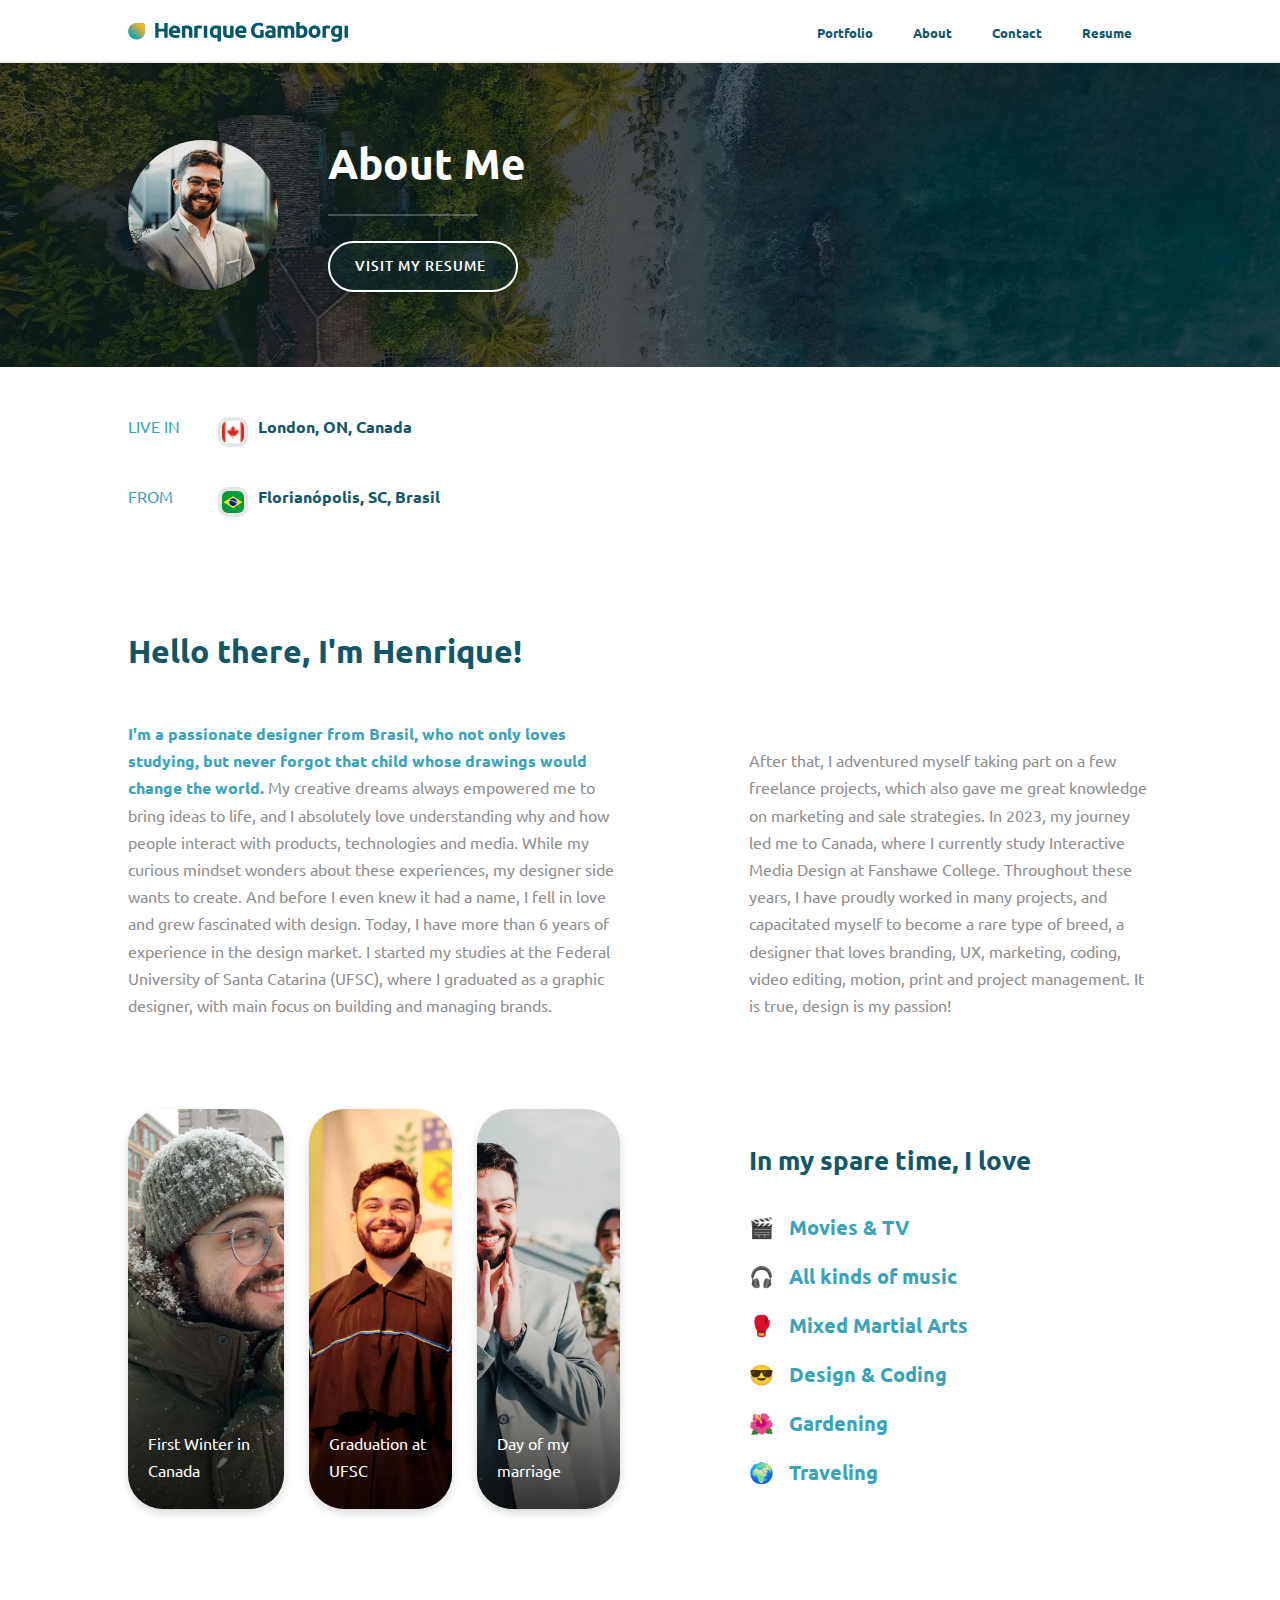
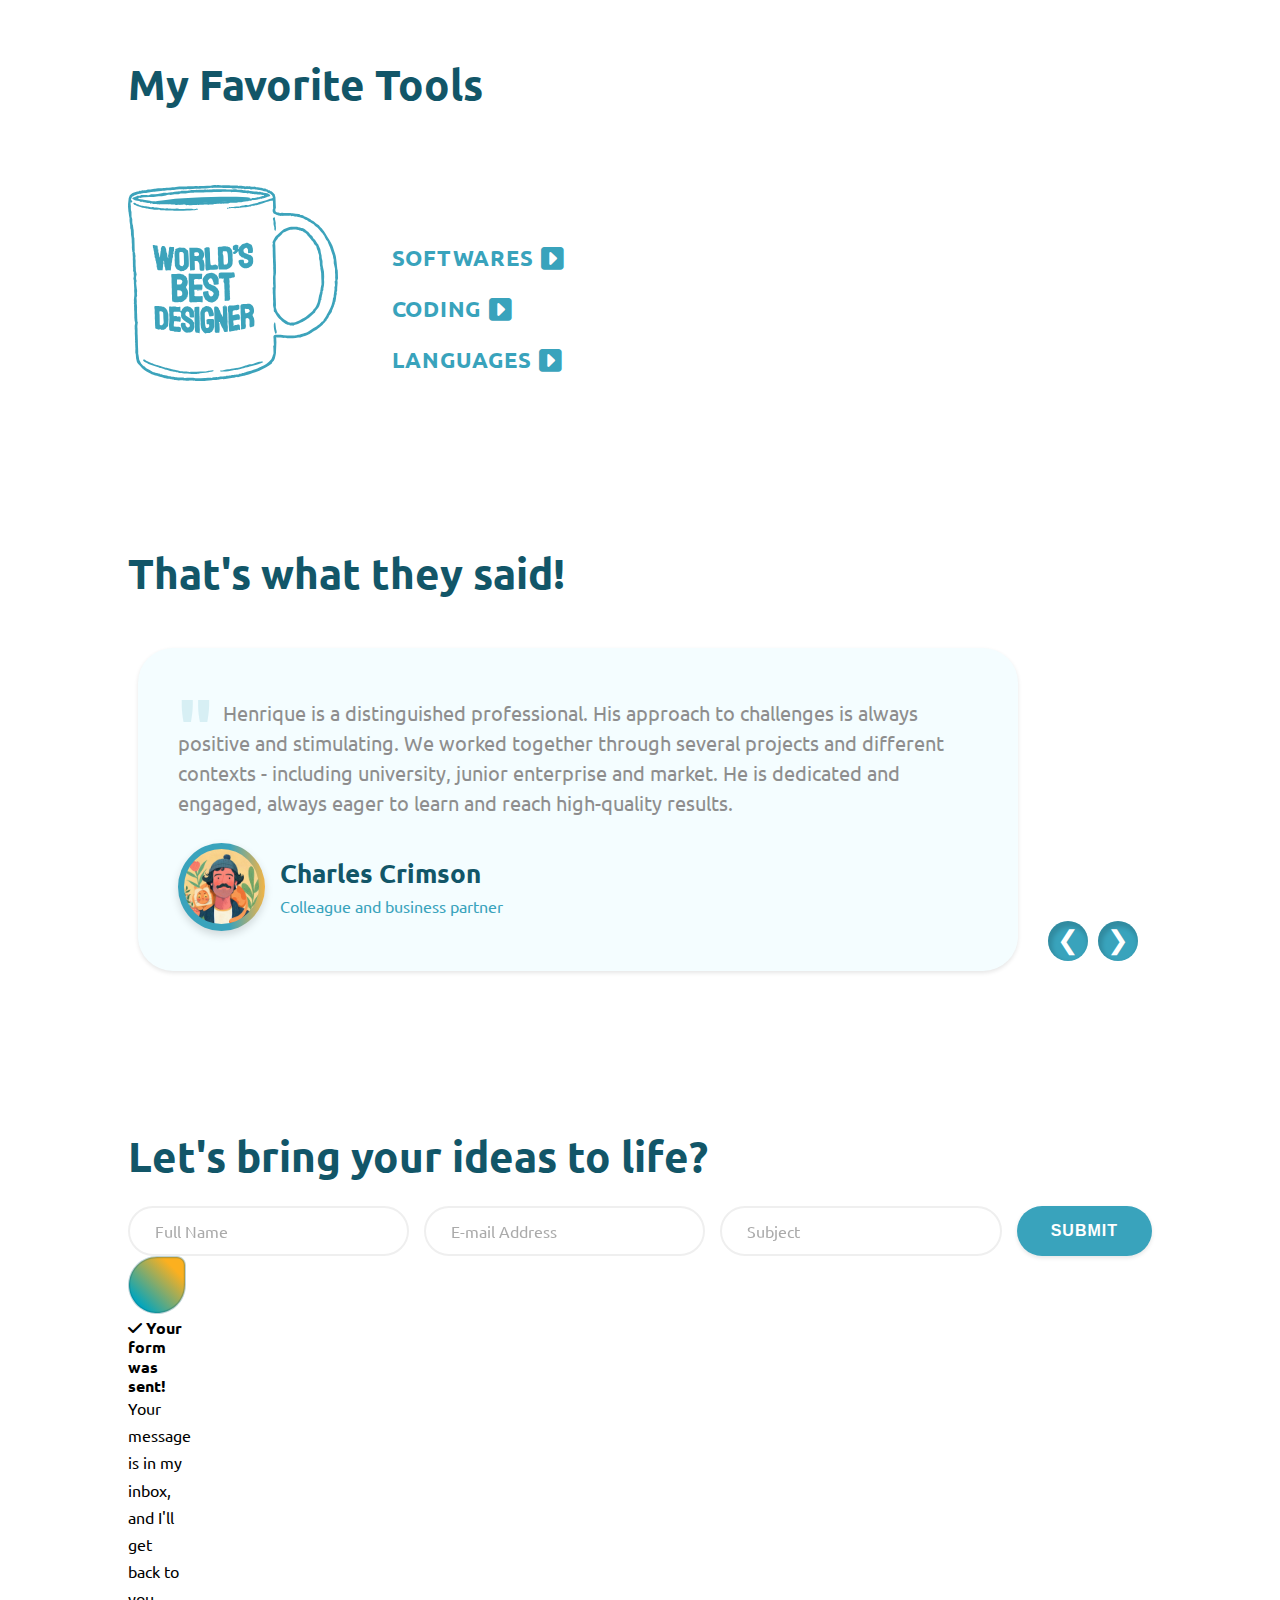
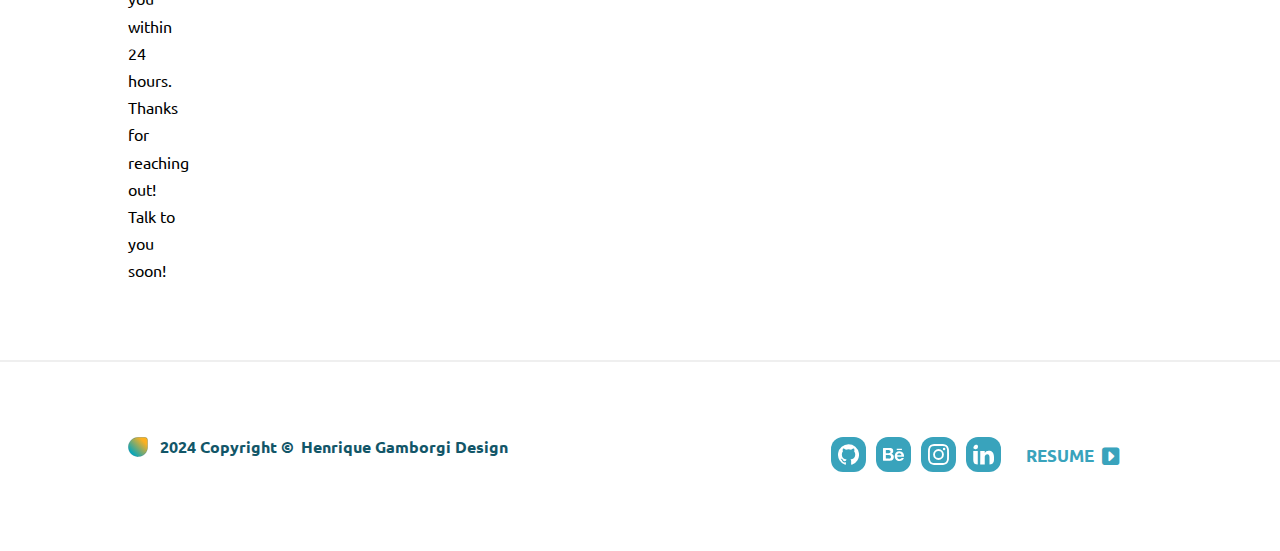
<file: about.html>
<!DOCTYPE html>
<html lang="en">

<!-- Document Heading -->
<head>
    <meta charset="UTF-8">
    <meta name="viewport" content="width=device-width, initial-scale=1.0">

    <link href="css/grid.css" rel="stylesheet"> <!-- Link to CSS grid -->
    <link href="css/main.css" rel="stylesheet"> <!-- Link to Main CSS file -->

    <!-- Ubuntu Font -->
    <link rel="preconnect" href="https://fonts.googleapis.com"><link rel="preconnect" href="https://fonts.gstatic.com" crossorigin><link href="https://fonts.googleapis.com/css2?family=Ubuntu:ital,wght@0,300;0,400;0,500;0,700;1,300;1,400;1,500;1,700&display=swap" rel="stylesheet">

    <!-- plyr.io library-->
    <link rel="stylesheet" href="https://cdn.plyr.io/3.7.8/plyr.css" />

    <!-- Font awesome Icons -->
    <link rel="stylesheet" href="https://cdnjs.cloudflare.com/ajax/libs/font-awesome/6.0.0-beta3/css/all.min.css">

    <!-- Script tags with defer attribute -->
    <script src="https://cdn.plyr.io/3.7.8/plyr.js" defer></script>
    <script src="js/main.js" defer></script>

    <!-- Favicon -->
    <link rel="icon" type="image/x-icon" href="images/icon-white.svg">

    <!-- Document Title -->
    <title>Henrique Gamborgi: About</title> 
</head>

<!-- Documemnt Body -->
<body>
    <h1 class="hidden">Henrique Gamborgi: About</h1>

    <!-- Header -->
    <div id="sticky-nav-con">
        <h2 class="hidden">Header</h2>
        <header>
            <!-- Main Navigation -->
            <nav class="navbar-header grid-con">
                <h3 class="hidden">Main Navigation</h3>
    
                <div class="logo-header col-start-1">
                    <a href="index.php"><img src="./images/horizontal-color.svg" alt="Henrique Gamborgi Logo"></a>
                </div>
    
                <button id="burger-button"></button>
    
                <div class="links-header">
                    <h4 class="hidden">Links Header</h4>
                    <ul>
                        <li><a href="index.php" class="nav-item"><h5>Portfolio</h5></a></li>
                        <li><a href="about.html" class="nav-item"><h5>About</h5></a></li>
                        <li><a href="contact.html" class="nav-item"><h5>Contact</h5></a></li>
                        <li><a href="https://drive.google.com/file/d/1IVieGaWlVBvap9UwNIM0GwgP0hnsdKhI/view?usp=sharing" target="_blank" class="nav-item"><h5>Resume</h5></a></li>

                    </ul>
                </div>
            </nav>
        </header>
    </div>

    <!-- Main Content -->
    <main>
        <h2 class="hidden">Main Content</h2>

        <section class="full-width-grid-con banner" id="about-banner">
            <div class="full-width-grid-con banner-cover"></div>
            
            <div class="banner-about-wrap col-span-full">
                <img src="./images/about-profile.jpg" alt="Henrique's About Me Picture">

                <div class="col-span-full banner-title">
                    <h3 class="col-span-6"><span>About Me</span></h3>
                    <div class="col-span-6 banner-divisory" id="about-divisory"></div>
                    <a href="https://drive.google.com/file/d/1IVieGaWlVBvap9UwNIM0GwgP0hnsdKhI/view?usp=sharing" target="_blank" class="banner-btn col-span-3">
                        <h4 class="small-button">Visit My Resume</h4>
                    </a>
                </div>
            </div>
        </section>


        <!-- About Section -->
        <section class="bio grid-con bio">
            <h3 class="hidden">About Section</h3>

            
            <div class="col-span-full subtitle-wrap">
                <h4>Live In</h4>
                <div>
                    <img src="./images/canada-flag.svg" alt="Canada Flag">
                    <h5>London, ON, Canada</h5>
                </div>
            </div>

            <div class="col-span-full subtitle-wrap">
                <h4>From</h4>
                <div>
                    <img src="./images/brazil-flag.svg" alt="Canada Flag">
                    <h5>Florianópolis, SC, Brasil</h5>
                </div>
            </div>

            <div class="col-span-full l-col-end-7 bio-text">
                <h4>Hello there, I'm Henrique!</h4>
                <p>
                    <span>I'm a passionate designer from Brasil, who not only loves studying, but never forgot that child whose drawings would change the world.</span> My creative dreams always empowered me to bring ideas to life, and I absolutely love understanding why and how people interact with products, technologies and media. While my curious mindset wonders about these experiences, my designer side wants to create. And before I even knew it had a name, I fell in love and grew fascinated with design. Today, I have more than 6 years of experience in the design market. I started my studies at the Federal University of Santa Catarina (UFSC), where I graduated as a graphic designer, with main focus on building and managing brands.
                </p>
            </div>

            <div class="col-span-full l-col-start-8 bio-text">
                <p>
                    After that, I adventured myself taking part on a few freelance projects, which also gave me great knowledge on marketing and sale strategies. In 2023, my journey led me to Canada, where I currently study Interactive Media Design at Fanshawe College. Throughout these years, I have proudly worked in many projects, and capacitated myself to become a rare type of breed, a designer that loves branding, UX, marketing, coding, video editing, motion, print and project management. It is true, design is my passion!
                </p>
            </div>

            <div class="col-span-full l-col-end-7 bio-images">
                <div class="bio-image" id="bio-image-1">
                    <div class="bio-cover"></div>
                    <p>First Winter in Canada</p>
                </div>
                <div class="bio-image" id="bio-image-2">
                    <div class="bio-cover"></div>
                    <p>Graduation at UFSC</p>
                </div>
                <div class="bio-image" id="bio-image-3">
                    <div class="bio-cover"></div>
                    <p>Day of my marriage</p>
                </div>
            </div>

            <div class="col-span-full l-col-start-8 bio-hobbies">
                <h4>In my spare time, I love</h4>
                <div class="hobbies-list">
                    <h5><span>&#x1F3AC;</span> Movies &amp; TV</h5>
                    <h5><span>&#x1F3A7;</span> All kinds of music</h5>
                    <h5><span>&#x1F94A;</span> Mixed Martial Arts</h5>
                    <h5><span>&#x1F60E;</span> Design &amp; Coding</h5>
                    <h5><span>&#x1F33A;</span> Gardening</h5>
                    <h5><span>&#x1F30D;</span> Traveling</h5>
                </div>

            </div>
            
        </section>

        <!-- Tools Section -->
        <section class="home-tools grid-con">
            <h3 class="col-span-full">My Favorite Tools</h3>

            <img class="mug-image col-span-4 l-col-span-3" src="./images/mug-best-boss.svg" alt="World's Best Designer Coffee Mug">

            <div class="tools-list col-span-4">
                <h4 class="hidden">Tools List</h4>

                <div class="tools-item">
                    <div class="tools-btn">
                        <h5 class="small-button">Softwares</h5>
                        <i class="fa-solid fa-square-caret-right arrow"></i>
                    </div>

                    <div class="tools-open hidden">
                        <div class="tool">
                            <img src="./images/icon-ai.svg" alt="Software icon" class="skill-icon">
                            <h6>Adobe Illustrator</h6>
                        </div>
                        <div class="tool">
                            <img src="./images/icon-figma.svg" alt="Software icon" class="skill-icon">
                            <h6>Adobe XD &amp; Figma</h6>
                        </div>
                        <div class="tool">
                            <img src="./images/icon-ps.svg" alt="Software icon" class="skill-icon">
                            <h6>Adobe Photoshop</h6>
                        </div>
                        <div class="tool">
                            <img src="./images/icon-ae.svg" alt="Software icon" class="skill-icon">
                            <h6>Adobe AfterEffects</h6>
                        </div>
                        <div class="tool">
                            <img src="./images/icon-c4d.svg" alt="Software icon" class="skill-icon">
                            <h6>Cinema 4D &amp; Blender</h6>
                        </div>
                    </div>
                </div>


                <div class="tools-item">
                    <div class="tools-btn">
                        <h5 class="small-button">Coding</h5>
                        <i class="fa-solid fa-square-caret-right arrow"></i>
                    </div>

                    <div class="tools-open hidden">
                        <div class="tool">
                            <img src="./images/icon-html.svg" alt="Coding icon" class="skill-icon">
                            <h6>HTML5</h6>
                        </div>
                        <div class="tool">
                            <img src="./images/icon-css.svg" alt="Coding icon" class="skill-icon">
                            <h6>CSS3 &amp; SASS</h6>
                        </div>
                        <div class="tool">
                            <img src="./images/icon-js.svg" alt="Coding icon" class="skill-icon">
                            <h6>Javascript</h6>
                        </div>
                        <div class="tool">
                            <img src="./images/icon-php.svg" alt="Coding icon" class="skill-icon">
                            <h6>PHP &amp; WordPress</h6>
                        </div>
                        <div class="tool">
                            <img src="./images/icon-git.svg" alt="Coding icon" class="skill-icon">
                            <h6>GitHub Workflow</h6>
                        </div>
                    </div>
                </div>

                <div class="tools-item">
                    <div class="tools-btn">
                        <h5 class="small-button">Languages</h5>
                        <i class="fa-solid fa-square-caret-right arrow"></i>
                    </div>
                    <div class="tools-open">
                        <div class="tool">
                            <img src="./images/brazil-flag.svg" alt="Brazilian flag" class="skill-icon">
                            <h6>Portuguese (native)</h6>
                        </div>
                        <div class="tool">
                            <img src="./images/uk-flag.svg" alt="UK flag" class="skill-icon">
                            <h6>English (fluent)</h6>
                        </div>
                        <div class="tool">
                            <img src="./images/spain-flag.svg" alt="Spanish flag" class="skill-icon">
                            <h6>Spanish (intermediary)</h6>
                        </div>
                    </div>
                </div>

            </div>
        </section>

        <!-- Testimonials Section -->
        <section class="testimonials grid-con">
            <h3 class="hidden">Testimonial Section</h3>

            <div class="testimonial-title col-span-full">
                <h4>That's what they said!</h4>
            </div>

            <div class="testimonial col-span-full">

                <div class="testimonial-card visible">
                    <h5 class="hidden">Testimonial Card 1</h5>
                    <h6 class="testimonial-quote-mark">"</h6>
                    <p>
                        Henrique is a distinguished professional. His approach to challenges is always positive and stimulating. We worked together through several projects and different contexts - including university, junior enterprise and market. He is dedicated and engaged, always eager to learn and reach high-quality results.
                    </p>
    
                    <div class="testimonial-bio">
                        <div class="testimonial-pic">
                            <img src="./images/test-1.jpg" alt="Testimonial Giver">
                        </div>
                        <div class="testimonial-name">
                            <h6>Charles Crimson</h6>
                            <h7>Colleague and business partner</h7>
                        </div>
                    </div>
                </div>

                <div class="testimonial-card">
                    <h5 class="hidden">Testimonial Card 2</h5>
                    <h6 class="testimonial-quote-mark">"</h6>
                    <p>
                        Lorem ipsum dolor sit amet consectetur adipisicing elit. Natus, doloribus labore? Consequatur exercitationem magni inventore perspiciatis at. Modi maiores qui atque sunt minima sint quisquam unde voluptatem, eligendi dolorem quibusdam autem porro eius totam rem aut laudantium veritatis eveniet ut temporibus.
                    </p>
    
                    <div class="testimonial-bio">
                        <div class="testimonial-pic">
                            <img src="./images/test-2.jpg" alt="Testimonial Giver">
                        </div>
                        <div class="testimonial-name">
                            <h6>Mary Jane Monroe</h6>
                            <h7>Client for freelance project</h7>
                        </div>
                    </div>
                </div>

                <div class="testimonial-card">
                    <h5 class="hidden">Testimonial Card 3</h5>
                    <h6 class="testimonial-quote-mark">"</h6>

                    <p>
                        Lorem ipsum dolor sit, amet consectetur adipisicing elit. Quibusdam, nihil velit? Necessitatibus, nulla aliquam illum quos fugit quo. Placeat maiores doloribus quos molestiae totam dolorum? Pariatur ex enim nesciunt modi dolores illum, vero deleniti sequi quas aut tenetur optio fugiat.
                    </p>
    
                    <div class="testimonial-bio">
                        <div class="testimonial-pic">
                            <img src="./images/test-3.jpg" alt="Testimonial Giver">
                        </div>
                        <div class="testimonial-name">
                            <h6>James Dean</h6>
                            <h7>Professor at UFSC</h7>
                        </div>
                    </div>
                </div>

                <div class="testimonial-controls col-span-full">
                    <h5 class="hidden">Testimonial Navigation</h5>
                    <button class="testimonial-button" id="test-prev-btn">&#10094;</button>
                    <button class="testimonial-button" id="test-next-btn">&#10095;</button>
                </div>
            </div>
        </section>

        <!-- Contact Section -->
        <section class="contact-section grid-con">
            <h3 class="col-span-full">Let's bring your ideas to life?</h3>
    
            <div class="redux-form-section col-span-full">
                <h4 class="hidden">Contact Form</h4>
                <form class="form" method="post" enctype="text/plain">
                    <input name="name" type="text"  placeholder="Full Name">
                    <input name="email" type="email" placeholder="E-mail Address">
                    <input name="message" type="text"  placeholder="Subject">
                    <button name="submit" type="submit" value="Send"><span>Submit</span></button>
                </form>
            </div>

            <div id="popup" class="popup">
                <h3 class="hidden">Newsletter Form Confirmation Popup</h3>
                <div class="popup-content">
                    <span class="close-btn">&times;</span>
                    <img src="./images/icon-white.svg" alt="Icon Confirmatoin Email">
                    <h4><i class="fa-solid fa-check"></i> Your form was sent!</h4>
                    <p>Your message is in my inbox, and I'll get back to you within 24 hours. Thanks for reaching out!</p>
                    <p><span>Talk to you soon!</span></p>
                </div>
            </div>
        </section>

        <!-- Footer -->
        <footer class="grid-con">
            <h3 class="hidden">Footer</h3>

            <div class="footer-copy col-span-full m-col-start-1 l-col-start-1 l-col-end-6">
                <h4 class="hidden">Copyright Information</h4>
                <a href="index.php"><img src="./images/icon-white.svg" alt="Henrique Gamborgi Symbol"></a>
                <h5>2024 Copyright &copy;</h5>
                <h5>Henrique Gamborgi Design</h5>
            </div>

            <div class="footer-social col-span-full m-col-start-1 l-col-start-9">
                <h4 class="hidden">Links</h4>

                <div class="footer-social-media">
                    <a href="https://github.com/ickgamborgi/" target="_blank">
                        <div class="social-media-item">
                            <h5 class="hidden">GitHub</h5>
                            <img src="./images/github.svg" alt="GitHub icon" class="social-media-icon">
                        </div>
                    </a>
    
                    <a href="https://behance.com/ickgamborgi" target="_blank">
                        <div class="social-media-item">
                            <h5 class="hidden">Behance</h5>
                            <img src="./images/behance.svg" alt="Behance icon" class="social-media-icon">
                        </div>
                    </a>
    
                    <a href="https://instagram.com/inkgamborgi" target="_blank">
                        <div class="social-media-item">
                            <h5 class="hidden">Instagram</h5>
                            <img src="./images/instagram.svg" alt="Instagram icon" class="social-media-icon">
                        </div>
                    </a>
    
                    <a href="https://linkedin.com/in/ickgamborgi/" target="_blank">
                        <div class="social-media-item">
                            <h5 class="hidden">LinkedIn</h5>
                            <img src="./images/linkedin.svg" alt="LinkedIn icon" class="social-media-icon">
                        </div>
                    </a>
                </div>
                
                <div class="footer-resume">
                    <a href="https://drive.google.com/file/d/1IVieGaWlVBvap9UwNIM0GwgP0hnsdKhI/view?usp=sharing" class="resume" target="_blank">
                        <h5 class="small-button">Resume</h5>
                        <i class="fa-solid fa-square-caret-right arrow"></i>
                    </a>
                </div>

            </div>
        </footer>

    </main>
</body>

</html>
</file>
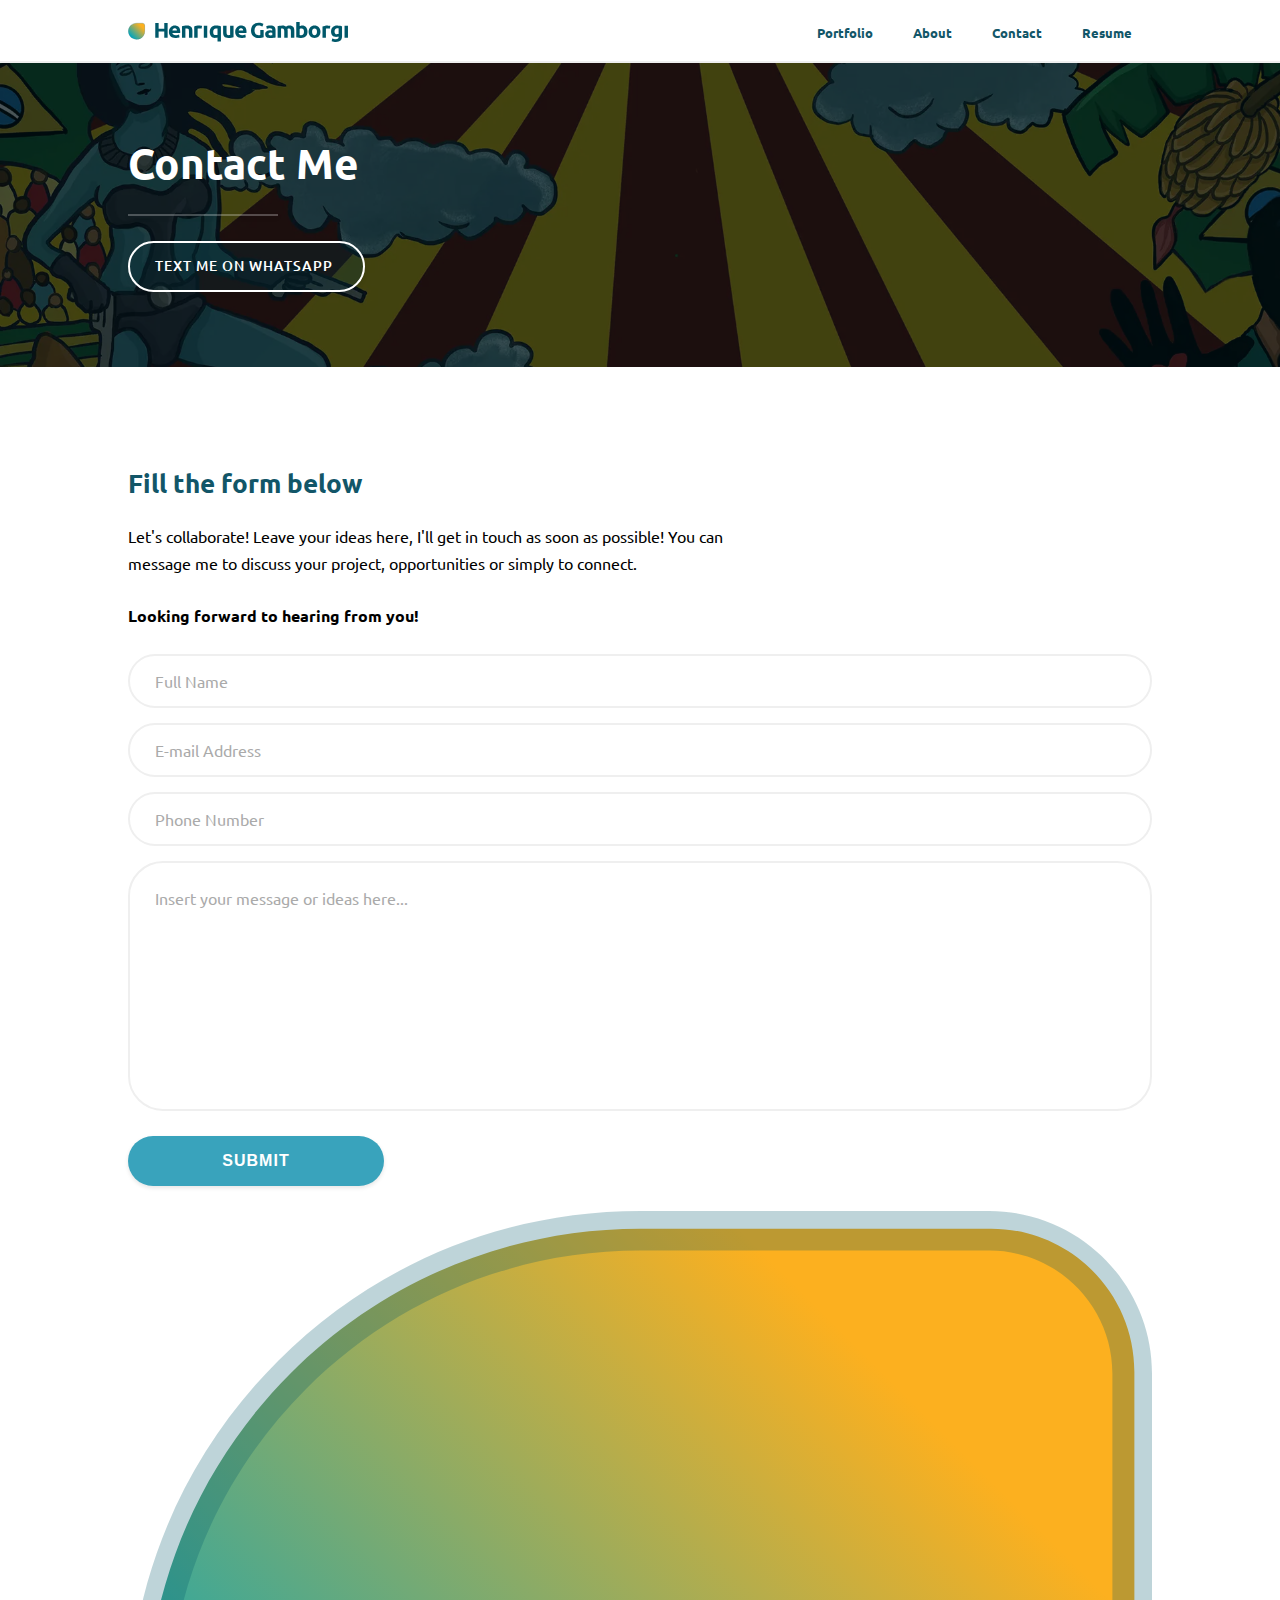
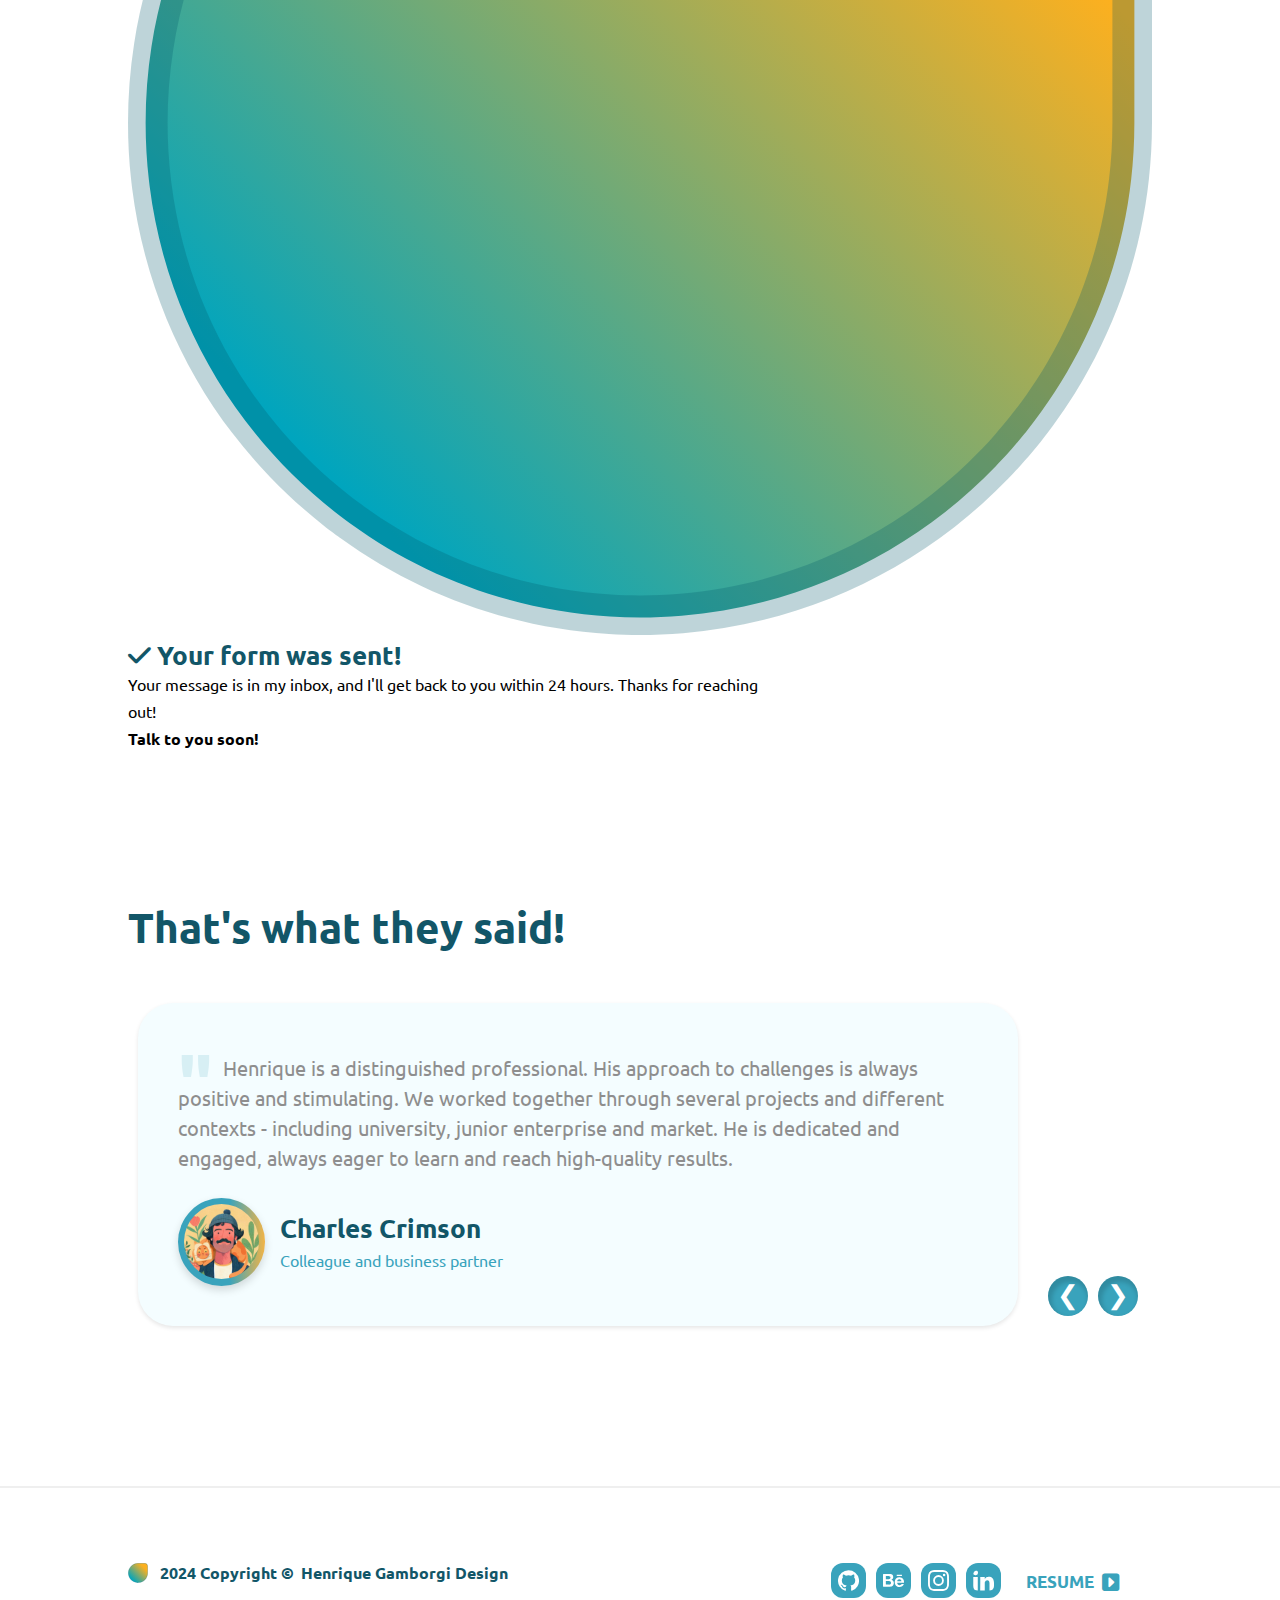
<file: contact.html>
<!DOCTYPE html>
<html lang="en">

<!-- Document Heading -->
<head>
    <meta charset="UTF-8">
    <meta name="viewport" content="width=device-width, initial-scale=1.0">

    <link href="css/grid.css" rel="stylesheet"> <!-- Link to CSS grid -->
    <link href="css/main.css" rel="stylesheet"> <!-- Link to Main CSS file -->

    <!-- Ubuntu Font -->
    <link rel="preconnect" href="https://fonts.googleapis.com"><link rel="preconnect" href="https://fonts.gstatic.com" crossorigin><link href="https://fonts.googleapis.com/css2?family=Ubuntu:ital,wght@0,300;0,400;0,500;0,700;1,300;1,400;1,500;1,700&display=swap" rel="stylesheet">

    <!-- plyr.io library-->
    <link rel="stylesheet" href="https://cdn.plyr.io/3.7.8/plyr.css" />

    <!-- Font awesome Icons -->
    <link rel="stylesheet" href="https://cdnjs.cloudflare.com/ajax/libs/font-awesome/6.0.0-beta3/css/all.min.css">

    <!-- Script tags with defer attribute -->
    <script defer src="https://cdn.plyr.io/3.7.8/plyr.js"></script>
    <script defer src="js/main.js"></script>

    <!-- Favicon -->
    <link rel="icon" type="image/x-icon" href="images/icon-white.svg">

    <!-- Document Title -->
    <title>Henrique Gamborgi: Contact</title> 
</head>

<!-- Documemnt Body -->
<body>
    <h1 class="hidden">Henrique Gamborgi: Contact</h1>

    <!-- Header -->
    <div id="sticky-nav-con">
        <h2 class="hidden">Header</h2>
        <header>
            <!-- Main Navigation -->
            <nav class="navbar-header grid-con">
                <h3 class="hidden">Main Navigation</h3>
    
                <div class="logo-header col-start-1">
                    <a href="index.php"><img src="./images/horizontal-color.svg" alt="Henrique Gamborgi Logo"></a>
                </div>
    
                <button id="burger-button"></button>
    
                <div class="links-header">
                    <h4 class="hidden">Links Header</h4>
                    <ul>
                        <li><a href="index.php" class="nav-item"><h5>Portfolio</h5></a></li>
                        <li><a href="about.html" class="nav-item"><h5>About</h5></a></li>
                        <li><a href="contact.html" class="nav-item"><h5>Contact</h5></a></li>
                        <li><a href="https://drive.google.com/file/d/1IVieGaWlVBvap9UwNIM0GwgP0hnsdKhI/view?usp=sharing" target="_blank" class="nav-item"><h5>Resume</h5></a></li>
                    </ul>
                </div>
            </nav>
        </header>
    </div>

    <!-- Main Content -->
    <main>
        <h2 class="hidden">Main Content</h2>

        <section class="full-width-grid-con banner" id="contact-banner">
            <div class="full-width-grid-con banner-cover"></div>
            
            <div class="col-span-full banner-title">
                <h3 class="col-span-4"><span>Contact Me</span></h3>
                <div class="col-span-4 banner-divisory" id="contact-divisory"></div>
                <a href="https://api.whatsapp.com/send?phone=12263860514&text=Hello,%20Henrique!%20I%27ve%20just%20seen%20your%20portfolio%20and..." target="_blank" class="banner-btn col-span-3">
                    <h4 class="small-button">Text me on WhatsApp</h4>
                </a>
            </div>
        </section>

        <section class="grid-con" id="contact-form">
            <h3 class="hidden">Contact Form</h3>
            <h4 class="col-span-4 m-col-span-7">Fill the form below</h4>
            <p class="col-span-4 m-col-span-7">Let's collaborate! Leave your ideas here, I'll get in touch as soon as possible! You can message me to discuss your project, opportunities or simply to connect.</p>
            <p class="col-span-4 m-col-span-7"><span>Looking forward to hearing from you!</span></p>

            <div class="form-section col-span-4 m-col-span-8">
                <h4 class="hidden">Contact Form</h4>
                <form class="form" method="post" enctype="text/plain">
                    <input name="name" type="text"  placeholder="Full Name">
                    <input name="email" type="email" placeholder="E-mail Address">
                    <input name="phone" type="tel"  placeholder="Phone Number">
                    <textarea name="message" placeholder="Insert your message or ideas here..."></textarea>
                    <button name="submit" type="submit" value="Send"><span>Submit</span></button>
                </form>
            </div>

            <div id="popup" class="popup">
                <h3 class="hidden">Newsletter Form Confirmation Popup</h3>
                <div class="popup-content">
                    <span class="close-btn">&times;</span>
                    <img src="./images/icon-white.svg" alt="Icon Confirmatoin Email">
                    <h4><i class="fa-solid fa-check"></i> Your form was sent!</h4>
                    <p>Your message is in my inbox, and I'll get back to you within 24 hours. Thanks for reaching out!</p>
                    <p><span>Talk to you soon!</span></p>
                </div>
            </div>
        </section>

        <!-- Testimonials Section -->
        <section class="testimonials grid-con" id="contact-test">
            <h3 class="hidden">Testimonial Section</h3>

            <div class="testimonial-title col-span-full">
                <h4>That's what they said!</h4>
            </div>

            <div class="testimonial col-span-full">

                <div class="testimonial-card visible">
                    <h5 class="hidden">Testimonial Card 1</h5>
                    <h6 class="testimonial-quote-mark">"</h6>
                    <p>
                        Henrique is a distinguished professional. His approach to challenges is always positive and stimulating. We worked together through several projects and different contexts - including university, junior enterprise and market. He is dedicated and engaged, always eager to learn and reach high-quality results.
                    </p>
    
                    <div class="testimonial-bio">
                        <div class="testimonial-pic">
                            <img src="./images/test-1.jpg" alt="Testimonial Giver">
                        </div>
                        <div class="testimonial-name">
                            <h6>Charles Crimson</h6>
                            <h7>Colleague and business partner</h7>
                        </div>
                    </div>
                </div>

                <div class="testimonial-card">
                    <h5 class="hidden">Testimonial Card 2</h5>
                    <h6 class="testimonial-quote-mark">"</h6>
                    <p>
                        Lorem ipsum dolor sit amet consectetur adipisicing elit. Natus, doloribus labore? Consequatur exercitationem magni inventore perspiciatis at. Modi maiores qui atque sunt minima sint quisquam unde voluptatem, eligendi dolorem quibusdam autem porro eius totam rem aut laudantium veritatis eveniet ut temporibus.
                    </p>
    
                    <div class="testimonial-bio">
                        <div class="testimonial-pic">
                            <img src="./images/test-2.jpg" alt="Testimonial Giver">
                        </div>
                        <div class="testimonial-name">
                            <h6>Mary Jane Monroe</h6>
                            <h7>Client for freelance project</h7>
                        </div>
                    </div>
                </div>

                <div class="testimonial-card">
                    <h5 class="hidden">Testimonial Card 3</h5>
                    <h6 class="testimonial-quote-mark">"</h6>

                    <p>
                        Lorem ipsum dolor sit, amet consectetur adipisicing elit. Quibusdam, nihil velit? Necessitatibus, nulla aliquam illum quos fugit quo. Placeat maiores doloribus quos molestiae totam dolorum? Pariatur ex enim nesciunt modi dolores illum, vero deleniti sequi quas aut tenetur optio fugiat.
                    </p>
    
                    <div class="testimonial-bio">
                        <div class="testimonial-pic">
                            <img src="./images/test-3.jpg" alt="Testimonial Giver">
                        </div>
                        <div class="testimonial-name">
                            <h6>James Dean</h6>
                            <h7>Professor at UFSC</h7>
                        </div>
                    </div>
                </div>

                <div class="testimonial-controls col-span-full">
                    <h5 class="hidden">Testimonial Navigation</h5>
                    <button class="testimonial-button" id="test-prev-btn">&#10094;</button>
                    <button class="testimonial-button" id="test-next-btn">&#10095;</button>
                </div>
            </div>
        </section>

        <!-- Footer -->
        <footer class="grid-con">
            <h3 class="hidden">Footer</h3>

            <div class="footer-copy col-span-full m-col-start-1 l-col-start-1 l-col-end-6">
                <h4 class="hidden">Copyright Information</h4>
                <a href="index.php"><img src="./images/icon-white.svg" alt="Henrique Gamborgi Symbol"></a>
                <h5>2024 Copyright &copy;</h5>
                <h5>Henrique Gamborgi Design</h5>
            </div>

            <div class="footer-social col-span-full m-col-start-1 l-col-start-9">
                <h4 class="hidden">Links</h4>

                <div class="footer-social-media">
                    <a href="https://github.com/ickgamborgi/" target="_blank">
                        <div class="social-media-item">
                            <h5 class="hidden">GitHub</h5>
                            <img src="./images/github.svg" alt="GitHub icon" class="social-media-icon">
                        </div>
                    </a>
    
                    <a href="https://behance.com/ickgamborgi" target="_blank">
                        <div class="social-media-item">
                            <h5 class="hidden">Behance</h5>
                            <img src="./images/behance.svg" alt="Behance icon" class="social-media-icon">
                        </div>
                    </a>
    
                    <a href="https://instagram.com/inkgamborgi" target="_blank">
                        <div class="social-media-item">
                            <h5 class="hidden">Instagram</h5>
                            <img src="./images/instagram.svg" alt="Instagram icon" class="social-media-icon">
                        </div>
                    </a>
    
                    <a href="https://linkedin.com/in/ickgamborgi/" target="_blank">
                        <div class="social-media-item">
                            <h5 class="hidden">LinkedIn</h5>
                            <img src="./images/linkedin.svg" alt="LinkedIn icon" class="social-media-icon">
                        </div>
                    </a>
                </div>
                
                <div class="footer-resume">
                    <a href="https://drive.google.com/file/d/1IVieGaWlVBvap9UwNIM0GwgP0hnsdKhI/view?usp=sharing" class="resume" target="_blank">
                        <h5 class="small-button">Resume</h5>
                        <i class="fa-solid fa-square-caret-right arrow"></i>
                    </a>
                </div>

            </div>
        </footer>

    </main>
</body>

</html>
</file>
<file: css/grid.css>
/* ---General Rules: scale images, videos to size of container--- */
img, embed, object, video, picture {
    max-width: 100%;
}

*, *::before, *::after {
    box-sizing: inherit;
}

/* ---Mobile (First) Grid--- */
.full-width-grid-con {
    display: grid;
    grid-template-columns: 1fr minmax(0, 1200px) 1fr;
    padding-left: 10%;
    padding-right: 10%;
}

.grid-con {
    display: grid;
    grid-template-columns: repeat(4, 1fr);
    column-gap: 30px;
    margin: 0 auto;
    padding-left: 10%;
    padding-right: 10%;
}

.col-auto {grid-column: auto;}
.col-span-1	{grid-column: span 1 / span 1;}
.col-span-2	{grid-column: span 2 / span 2;}
.col-span-3	{grid-column: span 3 / span 3;}
.col-span-4	{grid-column: span 4 / span 4;}
.col-span-full {grid-column: 1 / -1;}

.col-start-1	{grid-column-start: 1;}
.col-start-2	{grid-column-start: 2;}
.col-start-3	{grid-column-start: 3;}
.col-start-4	{grid-column-start: 4;}
.col-start-auto {grid-column-start: auto;}

.col-end-1	{grid-column-end: 1;}
.col-end-2	{grid-column-end: 2;}
.col-end-3	{grid-column-end: 3;}
.col-end-4	{grid-column-end: 4;}
.col-end-5	{grid-column-end: 5;}
.col-end-auto	{grid-column-end: auto;}

/* ---Tablet Grid--- */
@media screen and (min-width: 768px) {

  .grid-con {
    display: grid;
    grid-template-columns: repeat(12, minmax(0, 1fr));
    grid-column-gap: 20px;
  }

  .m-col-auto {grid-column: auto;}
  .m-col-span-1	{grid-column: span 1 / span 1;}
  .m-col-span-2	{grid-column: span 2 / span 2;}
  .m-col-span-3	{grid-column: span 3 / span 3;}
  .m-col-span-4	{grid-column: span 4 / span 4;}
  .m-col-span-5	{grid-column: span 5 / span 5;}
  .m-col-span-6	{grid-column: span 6 / span 6;}
  .m-col-span-7	{grid-column: span 7 / span 7;}
  .m-col-span-8	{grid-column: span 8 / span 8;}
  .m-col-span-9	{grid-column: span 9 / span 9;}
  .m-col-span-10 {grid-column: span 10 / span 10;}
  .m-col-span-11 {grid-column: span 11 / span 11;}
  .m-col-span-12 {grid-column: span 12 / span 12;}
  .m-col-span-full {grid-column: 1 / -1;}

  .m-col-start-1	{grid-column-start: 1;}
  .m-col-start-2	{grid-column-start: 2;}
  .m-col-start-3	{grid-column-start: 3;}
  .m-col-start-4	{grid-column-start: 4;}
  .m-col-start-5	{grid-column-start: 5;}
  .m-col-start-6	{grid-column-start: 6;}
  .m-col-start-7	{grid-column-start: 7;}
  .m-col-start-8	{grid-column-start: 8;}
  .m-col-start-9	{grid-column-start: 9;}
  .m-col-start-10	{grid-column-start: 10;}
  .m-col-start-11	{grid-column-start: 11;}
  .m-col-start-12	{grid-column-start: 12;}
  .m-col-start-13	{grid-column-start: 13;}
  .m-col-start-auto {grid-column-start: auto;}

  .m-col-end-1	{grid-column-end: 1;}
  .m-col-end-2	{grid-column-end: 2;}
  .m-col-end-3	{grid-column-end: 3;}
  .m-col-end-4	{grid-column-end: 4;}
  .m-col-end-5	{grid-column-end: 5;}
  .m-col-end-6	{grid-column-end: 6;}
  .m-col-end-7	{grid-column-end: 7;}
  .m-col-end-8	{grid-column-end: 8;}
  .m-col-end-9	{grid-column-end: 9;}
  .m-col-end-10	{grid-column-end: 10;}
  .m-col-end-11	{grid-column-end: 11;}
  .m-col-end-12	{grid-column-end: 12;}
  .m-col-end-13	{grid-column-end: 13;}
  .m-col-end-auto	{grid-column-end: auto;}

}

/* ---Desktop Grid--- */
@media screen and (min-width: 1200px) {

  .grid-con {
    grid-column-gap: 30px;
  }

  .l-col-auto {grid-column: auto;}
  .l-col-span-1	{grid-column: span 1 / span 1;}
  .l-col-span-2	{grid-column: span 2 / span 2;}
  .l-col-span-3	{grid-column: span 3 / span 3;}
  .l-col-span-4	{grid-column: span 4 / span 4;}
  .l-col-span-5	{grid-column: span 5 / span 5;}
  .l-col-span-6	{grid-column: span 6 / span 6;}
  .l-col-span-7	{grid-column: span 7 / span 7;}
  .l-col-span-8	{grid-column: span 8 / span 8;}
  .l-col-span-9	{grid-column: span 9 / span 9;}
  .l-col-span-10 {grid-column: span 10 / span 10;}
  .l-col-span-11 {grid-column: span 11 / span 11;}
  .l-col-span-12 {grid-column: span 12 / span 12;}
  .l-col-span-full {grid-column: 1 / -1;}

  .l-col-start-1	{grid-column-start: 1;}
  .l-col-start-2	{grid-column-start: 2;}
  .l-col-start-3	{grid-column-start: 3;}
  .l-col-start-4	{grid-column-start: 4;}
  .l-col-start-5	{grid-column-start: 5;}
  .l-col-start-6	{grid-column-start: 6;}
  .l-col-start-7	{grid-column-start: 7;}
  .l-col-start-8	{grid-column-start: 8;}
  .l-col-start-9	{grid-column-start: 9;}
  .l-col-start-10	{grid-column-start: 10;}
  .l-col-start-11	{grid-column-start: 11;}
  .l-col-start-12	{grid-column-start: 12;}
  .l-col-start-13	{grid-column-start: 13;}
  .l-col-start-auto {grid-column-start: auto;}

  .l-col-end-1	{grid-column-end: 1;}
  .l-col-end-2	{grid-column-end: 2;}
  .l-col-end-3	{grid-column-end: 3;}
  .l-col-end-4	{grid-column-end: 4;}
  .l-col-end-5	{grid-column-end: 5;}
  .l-col-end-6	{grid-column-end: 6;}
  .l-col-end-7	{grid-column-end: 7;}
  .l-col-end-8	{grid-column-end: 8;}
  .l-col-end-9	{grid-column-end: 9;}
  .l-col-end-10	{grid-column-end: 10;}
  .l-col-end-11	{grid-column-end: 11;}
  .l-col-end-12	{grid-column-end: 12;}
  .l-col-end-13	{grid-column-end: 13;}
  .l-col-end-auto	{grid-column-end: auto;}
}
</file>
<file: css/main.css>
@font-face{font-family:"ubunturegular";src:url("../fonts/ubuntu-regular.woff2") format("woff2"),url("../fonts/ubuntu-regular.woff") format("woff");font-weight:normal;font-style:normal}@font-face{font-family:"ubuntuitalic";src:url("../fonts/ubuntu-italic.woff2") format("woff2"),url("../fonts/ubuntu-italic.woff") format("woff");font-weight:normal;font-style:normal}@font-face{font-family:"ubuntubold";src:url("../fonts/ubuntu-bold.woff2") format("woff2"),url("../fonts/ubuntu-bold.woff") format("woff");font-weight:normal;font-style:normal}@font-face{font-family:"ubuntubold_italic";src:url("../fonts/ubuntu-bolditalic.woff2") format("woff2"),url("../fonts/ubuntu-bolditalic.woff") format("woff");font-weight:normal;font-style:normal}@font-face{font-family:"ubuntulight";src:url("../fonts/ubuntu-light.woff2") format("woff2"),url("../fonts/ubuntu-light.woff") format("woff");font-weight:normal;font-style:normal}@font-face{font-family:"ubuntulight_italic";src:url("../fonts/ubuntu-lightitalic.woff2") format("woff2"),url("../fonts/ubuntu-lightitalic.woff") format("woff");font-weight:normal;font-style:normal}*{margin:0;padding:0;border:0;list-style:none;text-decoration:none}.hidden{display:none}a{transition:all .3s cubic-bezier(0.25, 0.1, 0.25, 1);text-decoration:none;cursor:pointer}button{cursor:pointer}input,textarea{display:block;margin:0;padding:0}html{scroll-behavior:smooth;box-sizing:border-box}body,html{margin:0;overflow-x:hidden;width:100%}p{font-family:"Ubuntu","Helvetica","Arial",sans-serif;line-height:170%;font-weight:400;max-width:800px}h1,h2,h3,h4,h5,h6{font-family:"Ubuntu","Helvetica","Arial",sans-serif;line-height:120%}main{margin:0}footer{width:100%}.arrow{color:#39a3bc}:root{--plyr-color-main: #39a3bc;--plyr-control-icon-size: 1rem;--plyr-control-radius: 35px;--plyr-video-controls-background: rgba(255, 255, 255, 0);--plyr-font-family: "Ubuntu", sans-serif}.video-holder{height:fit-content;box-shadow:0 2px 4px rgba(0,0,0,.1);padding:0;border-radius:35px;overflow:hidden}.video-holder .plyr__controls{margin:15px;cursor:pointer}#sticky-nav-con{position:sticky;background-color:#fff;top:0;z-index:1000;border-bottom:2px solid #efefef;animation:headerSlide 1s forwards}.current{border-bottom:3px solid #125668}.navbar-header{display:flex;justify-content:space-between;align-content:center;color:#fff}.logo-header img{width:220px;padding-top:22px;padding-bottom:15px}.links-header{display:flex;align-items:center}.links-header ul{margin:0;padding:5px 0 0 0;display:flex}.links-header ul li{transition:.25s ease-in all}.links-header ul li a{padding:20px;text-transform:capitalize;font-size:16px;font-family:"Ubuntu","Helvetica","Arial",sans-serif;display:block;cursor:pointer;color:#125668;background-color:#fff;transition:all .3s cubic-bezier(0.25, 0.1, 0.25, 1)}.links-header ul li a i{margin-left:10px}.links-header ul li a:hover{text-decoration:underline;border-radius:0px;background-color:rgba(57,164,188,.1568627451)}.lang-switcher{display:flex;gap:10px;margin-top:5px;margin-left:15px}.lang-switcher .flag{width:20px;height:20px;border-radius:35px;border:2px solid #125668;cursor:pointer;transition:all .3s cubic-bezier(0.25, 0.1, 0.25, 1)}.lang-switcher .inactive{opacity:.5}.lang-switcher .inactive:hover{transform:scale(1.25)}.lang-switcher .active{opacity:1;transform:scale(1.25);box-shadow:0 2px 4px rgba(0,0,0,.1);pointer-events:none}.navbar-header button{height:40px;width:60px;background:url(../images/burger-button.svg) no-repeat center;transition:all .5s ease;border:0;position:absolute;top:0px;right:9.5%;cursor:pointer;display:none}@media(max-width: 768px){.navbar-header button{display:flex;margin-top:12px}.navbar-header{align-items:flex-start;flex-direction:column}.links-header{width:100%;z-index:100;height:0px;overflow:hidden;transition:all .5s ease-in-out;display:flex;flex-direction:column;align-items:center;justify-content:start}.links-header ul{flex-direction:column;width:100%;opacity:0;transform:translateY(-20px);transition:opacity .5s ease-in-out,transform .5s ease-in-out}.lang-switcher{margin-left:0px;margin-top:15px}.links-header ul li{text-align:center;cursor:pointer}.links-header ul li a:hover{border-radius:35px}.links-header.active{height:290px;display:flex}.links-header.active ul{opacity:1;transform:translateY(0)}#burger-button.active{transform:rotate(90deg)}.current{border-bottom:0px}}.home-hero{margin-top:50px;display:flex;flex-direction:column;justify-content:center;text-align:center;gap:50px}.hero-image-con{display:flex;flex-direction:column;justify-content:center;position:relative;width:60%;align-self:center}.hero-image{z-index:2}.hero-circle{position:absolute;top:0;left:0;z-index:1;opacity:.5}.hero-social-media{display:flex;flex-direction:row;justify-content:center;gap:10px;z-index:3;margin-top:-25px}.hero-social-media a{opacity:0}.hero-bio{display:flex;flex-direction:column;align-items:center;gap:35px}.hero-bio h5{font-size:32px;color:#39a3bc;font-weight:400;max-width:400px}.hero-bio h5 span{font-weight:800}.hero-bio p{color:#8e8e8e;font-size:20px;font-weight:400}.hero-bio p span{font-weight:800}.hero-scramble{display:flex;align-items:center;gap:7px}.hero-scramble h6{font-size:20px;color:#39a3bc;font-weight:300;text-transform:uppercase;letter-spacing:1px}.text-scramble{font-family:"Ubuntu","Helvetica","Arial",sans-serif;font-size:20px;color:#39a3bc;font-weight:600;text-transform:uppercase;letter-spacing:1px}.hero-availability{background-color:#fff;border:2px solid #efefef;padding:15px 25px;border-radius:35px;display:flex;align-items:center;gap:15px;transform:all .3s cubic-bezier(0.25, 0.1, 0.25, 1)}.hero-availability div{width:9px;height:9px;background-color:#12d912;border-radius:100%;position:relative}.hero-availability div div{position:absolute;width:100%;height:100%;background-color:#12d912;border-radius:100%;animation:availabityPulse 1.75s infinite}.hero-availability h6{font-size:16px;color:#8e8e8e;font-weight:500}.hero-availability:hover{transform:scale(1.1);box-shadow:0 4px 8px rgba(0,0,0,.15)}@keyframes availabityPulse{0%{transform:scale(1);opacity:.75}100%{transform:scale(7);opacity:0}}@media screen and (min-width: 768px){.home-hero{flex-direction:column;align-items:center;justify-content:start;margin-top:75px;gap:50px;text-align:left}.hero-image-con{width:35%;align-self:start}.hero-bio{align-items:start}.hero-bio h5{max-width:fit-content}.hero-availability h6{font-size:20px;font-weight:500}}@media screen and (min-width: 1200px){.home-hero{margin-top:5%;gap:75px;flex-direction:row;align-items:center}.hero-image-con{max-width:350px}.hero-bio{align-self:end;margin-bottom:25px;margin-top:25px}}.banner{width:100%;padding-top:75px;padding-bottom:75px;z-index:99;position:relative;background-size:cover;background-position:right}.banner-cover{background-color:#001014;opacity:.7;width:100%;height:100%;z-index:100;position:absolute}#contact-banner{background-image:url(../images/banner-contact.webp)}#about-banner{background-image:url(../images/banner-about.webp)}.project-cover{position:absolute;object-fit:cover;object-position:right;height:100%;width:100%;border-radius:0}.banner-title{display:flex;flex-direction:column;gap:25px;z-index:101;text-align:center;align-items:center}.banner-title h3{font-size:42px;color:#fff;font-weight:300}.banner-title h3 span{font-weight:800}.banner-divisory{background-color:#fff;height:2px;opacity:.25;box-shadow:0 2px 4px rgba(0,0,0,.1)}#contact-divisory,#about-divisory{width:150px}.banner-btn{background-color:rgba(5,48,58,.3098039216);border:2px solid #fff;box-shadow:0 4px 8px rgba(0,0,0,.15);padding:15px 25px;border-radius:35px;display:flex;justify-content:start;width:max-content;box-shadow:0 2px 4px rgba(0,0,0,.1);transition:all .3s cubic-bezier(0.25, 0.1, 0.25, 1)}.banner-btn h4{font-size:14px;color:#fff;font-weight:500;margin-right:5px;text-transform:uppercase;letter-spacing:1px}.banner-btn:hover{background-color:#125668;transform:scale(1.05);box-shadow:0 4px 8px rgba(0,0,0,.15)}.banner-about-wrap{z-index:102;gap:25px;display:flex;flex-direction:column;align-items:center}.banner-about-wrap img{object-fit:cover;border-radius:100%;box-shadow:0 4px 8px rgba(0,0,0,.15);width:200px}.case-wrap{display:flex;flex-direction:column;align-items:center;gap:25px}.case-type{display:flex;gap:10px;align-items:center;color:#fff;text-transform:uppercase}.case-type h4{font-weight:400;font-size:16px;letter-spacing:2px}@media screen and (min-width: 768px){.banner-title{align-items:start;text-align:left}.banner-about-wrap{z-index:102;flex-direction:row;gap:50px;align-items:center}.banner-about-wrap img{width:150px}.case-wrap{flex-direction:row}}.home-intro{margin-top:150px}.intro-text{margin-top:40px;display:flex;flex-direction:column;align-content:center;text-align:center;gap:15px}.intro-text h4{font-size:26px;color:#125668}.intro-text p{margin-top:15px;font-family:"Ubuntu","Helvetica","Arial",sans-serif;line-height:1.5em;font-size:16px;color:#8e8e8e}.intro-btn{margin-top:20px;font-size:20px;display:flex;gap:8px;align-items:center;justify-content:center;color:#39a3bc;cursor:pointer;transition:all .3s cubic-bezier(0.25, 0.1, 0.25, 1);text-transform:uppercase;letter-spacing:.75px;transition:all .3s cubic-bezier(0.25, 0.1, 0.25, 1)}.intro-btn i{color:#39a3bc}.intro-btn:hover{color:#125668;gap:16px}.intro-btn:hover i{color:#125668}@media screen and (min-width: 768px){.intro-text{align-content:left;text-align:left}.intro-text h4{max-width:300px}.intro-btn{align-items:left;justify-content:left}}@media screen and (min-width: 1200px){.home-intro{align-items:center}.intro-text{margin-top:0px}}#portfolio-sec{padding-top:150px}.portfolio-title{margin-bottom:15px}.portfolio-title h4{font-family:"Ubuntu","Helvetica","Arial",sans-serif;font-weight:600;font-size:32px;color:#125668;text-align:center}.portfolio-tags{display:flex;flex-direction:row;flex-wrap:wrap;justify-content:center;row-gap:15px;gap:15px;margin-top:30px}.portfolio-tags li{margin-bottom:10px}.tag{background-color:#fff;border:2px solid #39a3bc;color:#39a3bc;padding:5px 15px;border-radius:35px;font-family:"Ubuntu","Helvetica","Arial",sans-serif;font-size:14px;text-transform:uppercase}.tag:hover{background-color:#39a3bc;color:#fff;box-shadow:0 4px 8px rgba(0,0,0,.15)}.tag.selected{background-color:#39a3bc;color:#fff}.portfolio-gallery{display:flex;flex-direction:column;margin-top:25px;gap:25px}.portfolio-item{width:100%;position:relative;height:400px}.portfolio-item-con{position:absolute;width:100%;height:100%;border-radius:35px;box-shadow:0 2px 4px rgba(0,0,0,.1);display:flex;flex-direction:column;align-items:center;overflow:hidden}.project-thumb{position:absolute;width:100%;height:100%;object-fit:cover;object-position:center;z-index:1;cursor:pointer;transition:all .3s cubic-bezier(0.25, 0.1, 0.25, 1)}.project-overlay{position:absolute;width:100%;height:100%;z-index:2;cursor:pointer}.portfolio-item-info{position:absolute;z-index:10;color:#fff;bottom:50px;display:flex;flex-direction:column;align-items:center;text-align:center;gap:15px;padding-left:15px;padding-right:15px}.project-title{font-family:"Ubuntu","Helvetica","Arial",sans-serif;font-weight:200;font-size:26px;color:#fff}.project-title span{font-weight:600}.project-areas{font-family:"Ubuntu","Helvetica","Arial",sans-serif;font-weight:200;font-size:12px;color:#fff;text-transform:uppercase;letter-spacing:.75px;width:fit-content}.project-recap{font-family:"Ubuntu","Helvetica","Arial",sans-serif;font-weight:200;font-size:10px;color:#fff;max-width:80%;opacity:1}.project-arrow{position:absolute;top:30px;right:30px;z-index:10}.project-arrow .project-btn{width:30px;height:30px;opacity:.5;transition:opacity .3s ease;box-shadow:0 4px 8px rgba(0,0,0,.15);border-radius:100%;cursor:pointer;background-color:rgba(0,0,0,.5)}.project-date{color:#8e8e8e;font-size:14px;text-transform:uppercase;letter-spacing:.5px;font-weight:600;background-color:rgba(205,205,205,.299);padding:7px 14px;border-radius:35px;width:fit-content}.project-recap{color:#8e8e8e;font-size:14px}.case-text{margin-top:75px;display:flex;flex-direction:column;gap:25px;align-items:center;text-align:center}.case-text h4{font-size:32px;color:#125668}.case-text p{color:#8e8e8e}.case-text p span{color:#39a3bc;font-weight:600}.case-title-wrap{display:flex;flex-direction:row;align-items:center;gap:15px}.case-title-wrap i{color:#39a3bc}.case-title-wrap h4{font-size:26px;color:#39a3bc}.project-media-con{margin-top:50px;margin-bottom:25px;display:flex;flex-direction:column;background-color:rgba(57,164,188,.1803921569);background:.5;padding:5px;border-radius:35px;box-shadow:0 4px 8px rgba(0,0,0,.15)}.project-media-image{object-fit:cover}.project-media-image:first-of-type{border-top-left-radius:35px;border-top-right-radius:35px}.project-media-image:last-of-type{border-bottom-left-radius:35px;border-bottom-right-radius:35px}.project-thank{margin-top:100px;text-align:center;display:flex;flex-direction:column;gap:25px;align-items:center}.project-thank h4{font-size:26px;color:#39a3bc}.project-thank img{width:250px;object-fit:contain}.back-wrap{display:flex;flex-direction:column;gap:25px;align-items:center}.back-btn{font-size:20px;display:flex;gap:8px;align-items:center;justify-content:center;color:#fff;background-color:#39a3bc;cursor:pointer;transition:all .3s cubic-bezier(0.25, 0.1, 0.25, 1);text-transform:uppercase;letter-spacing:.75px;width:fit-content;padding:10px 15px;border-radius:35px;box-shadow:0 2px 4px rgba(0,0,0,.1)}.back-btn i{color:#39a3bc}.back-btn:hover{background-color:#125668;transform:scale(1.05);box-shadow:0 4px 8px rgba(0,0,0,.15)}.back-btn:hover i{color:#125668}@media screen and (min-width: 768px){.portfolio-title h4{text-align:start}.portfolio-tags{justify-content:start}.portfolio-gallery{display:grid;grid-template-columns:repeat(2, 1fr);gap:25px}.portfolio-gallery .portfolio-item:nth-last-child(1):nth-child(odd){grid-column:span 2}.portfolio-item{height:400px}.portfolio-item-info{align-items:start;text-align:left;bottom:30px;left:30px;padding-left:0px;padding-right:15px}.case-text{text-align:left;align-items:start}.project-thank{margin-top:100px;display:flex;flex-direction:row;align-items:end;gap:50px;text-align:left}.project-thank h4{font-size:26px;color:#39a3bc;margin-bottom:30px;align-self:end;max-width:350px}.project-thank img{padding-left:0;padding-right:0;object-fit:contain}.project-media-con{padding:15px}.back-wrap{display:flex;flex-direction:column;gap:0;align-items:start;justify-items:end;margin-bottom:15px}}@media screen and (min-width: 1200px){.case-text-con{display:flex;gap:75px}.project-media-con{padding:20px}.portfolio-item{height:350px}}.services{padding-top:150px}.service-con{margin-top:75px;border-radius:35px;background-color:#fff;border:2px solid #39a3bc;box-shadow:0 2px 4px rgba(0,0,0,.1);display:flex;flex-direction:column;justify-content:space-between;gap:30px;padding:20px 40px 40px 40px;font-family:"Ubuntu","Helvetica","Arial",sans-serif;z-index:4}.service-con img{height:100px;align-self:start;background-color:#fff;padding:0px 15px;z-index:5;margin-top:-50px;margin-left:-15px}.service-con h5{font-size:20px;font-weight:600;color:#39a3bc;margin-bottom:10px;text-transform:uppercase}.service-con h6{font-size:14px;font-weight:600;color:#39a3bc;text-transform:uppercase;letter-spacing:2px;margin-bottom:10px}.service-brief{font-size:14px;color:#8e8e8e;line-height:140%}.service-p{font-size:12px;color:#8e8e8e;line-height:140%;text-transform:capitalize;font-style:italic;width:fit-content}.service-p span{color:#39a3bc;margin-left:8px;margin-right:8px}.service-process,.service-deliverables{border-left:2px solid #39a3bc;padding-left:15px;padding-right:15px}.service-btn{display:flex;align-items:center;gap:10px;background-color:#39a3bc;padding:10px 20px;border-radius:35px;color:#fff;font-size:14px;font-weight:600;cursor:pointer;transition:all .3s cubic-bezier(0.25, 0.1, 0.25, 1);width:fit-content}.service-btn h5{color:#fff;margin:0;font-size:14px}.service-btn i{transition:all .3s cubic-bezier(0.25, 0.1, 0.25, 1)}.service-btn:hover{background-color:#054b5b}.service-btn:hover i{margin-left:5px}@media screen and (min-width: 768px){.service-btn{align-items:end;gap:10px}.service-btn h5{color:#fff;margin:0;font-size:14px}.service-btn i{transition:all .3s cubic-bezier(0.25, 0.1, 0.25, 1);margin-bottom:1px}}.testimonials{padding-top:150px}.testimonial{position:relative;overflow:hidden;display:flex;flex-direction:column;align-items:center}.testimonial-title{margin-bottom:15px}.testimonial-title h4{font-family:"Ubuntu","Helvetica","Arial",sans-serif;font-weight:600;font-size:32px;color:#125668;text-align:center}.testimonial-card{margin-top:25px;padding:40px 40px;border-radius:35px;background-color:#f4fdff;box-shadow:0 2px 4px rgba(0,0,0,.1);position:relative;display:none;opacity:0;z-index:0;transition:opacity .5s ease;text-align:center}.testimonial-card p{font-family:"Ubuntu","Helvetica","Arial",sans-serif;font-weight:400;font-size:16px;line-height:150%;color:#8e8e8e;padding-top:10px;text-indent:0px}.testimonial-card.visible{display:block;flex-direction:column;opacity:1}.testimonial-bio{margin-top:25px;display:flex;flex-direction:column;gap:15px;align-items:center}.testimonial-pic{background:#39a3bc linear-gradient(90deg, rgb(57, 163, 188) 59%, rgb(242, 180, 70) 100%);padding:6px 6px 3px 6px;border-radius:100%;box-shadow:0 4px 8px rgba(0,0,0,.15)}.testimonial-pic img{object-fit:cover;width:75px;border-radius:100%}.testimonial-name{text-align:center}.testimonial-name h6{color:#125668;font-size:26px;margin-bottom:10px}.testimonial-name h7{font-family:"Ubuntu","Helvetica","Arial",sans-serif;line-height:90%;margin-top:10px;color:#39a3bc;font-size:16px}.testimonial-quote-mark{position:absolute;top:35px;left:40px;font-size:75px;color:#39a3bc;opacity:.15;z-index:0;display:none}.testimonial-controls{margin-top:40px;display:flex;gap:10px}.testimonial-button{background-color:#39a3bc;box-shadow:inset 2px 4px 4px 2px rgba(0,0,0,.15);width:40px;height:40px;border-radius:100%;color:#fff;font-size:26px;transition:all .3s cubic-bezier(0.25, 0.1, 0.25, 1);cursor:pointer;margin-bottom:10px}.testimonial-button:hover{transform:scale(1.1);background-color:#125668}@media screen and (min-width: 768px){.testimonial{align-items:start}.testimonial h4{font-size:42px}.testimonial-title h4{text-align:start;font-size:42px}.testimonial-card{text-align:left}.testimonial-card p{font-size:20px;text-indent:45px}.testimonial-bio{align-items:center;flex-direction:row}.testimonial-name{text-align:left}.testimonial-quote-mark{display:flex}.testimonial-controls{margin-left:30px}}@media screen and (min-width: 1200px){.testimonial{flex-direction:row;padding:10px;align-items:end}}.home-tools{padding-top:150px}.home-tools h3{font-family:"Ubuntu","Helvetica","Arial",sans-serif;font-weight:600;font-size:32px;color:#125668;margin-bottom:75px;text-align:center}.mug-image{padding-left:20%;padding-right:20%}.tools-list{margin-top:50px}.tools-item{display:flex;flex-direction:column;align-items:center}.tools-btn{font-size:26px;display:flex;gap:8px;align-items:center;justify-content:center;color:#39a3bc;cursor:pointer;transition:all .3s cubic-bezier(0.25, 0.1, 0.25, 1);text-transform:uppercase;letter-spacing:.75px;transition:all .3s cubic-bezier(0.25, 0.1, 0.25, 1)}.tools-btn i{color:#39a3bc;transition:all .5s cubic-bezier(0.71, 0.43, 0.55, 0.97)}.tools-btn:hover{color:#125668;gap:16px;transition:all .5s cubic-bezier(0.71, 0.43, 0.55, 0.97)}.tools-btn:hover i{color:#125668;transform:rotate(90deg)}.tools-item:has(.tools-open.open) .tools-btn{color:#125668;gap:16px}.tools-item:has(.tools-open.open) .tools-btn i{color:#125668;transform:rotate(90deg)}.tools-open{margin-top:25px;display:flex;flex-direction:column;gap:15px;align-items:center;max-height:0px;opacity:0;transition:max-height .3s ease-in-out,opacity .3s ease-in-out;overflow:hidden}.tools-open.open{max-height:500px;opacity:1}.tool{display:flex;gap:10px;align-items:center}.tool h6{font-size:14px;color:#8e8e8e;font-weight:400}.tool:last-of-type{margin-bottom:50px}.skill-icon{background-color:rgba(128,128,128,.2);padding:4px;width:fit-content;border-radius:10px;width:30px;height:30px}@media screen and (min-width: 768px){.home-tools h3{text-align:left;font-size:42px}.mug-image{padding-left:0;padding-right:10%}.tools-list{margin-top:25px;align-items:start}.tools-item{align-items:start}.tools-btn{align-items:start;justify-content:start}.tools-open{align-items:start}}@media screen and (min-width: 1200px){.tools-list{margin-top:60px}.mug-image{max-width:300px}}.contact-section{padding-top:150px;padding-bottom:75px;text-align:center}.contact-section h3{font-family:"Ubuntu","Helvetica","Arial",sans-serif;font-weight:600;font-size:42px;color:#125668;margin-bottom:25px}textarea[name=message]{height:auto;min-height:250px;resize:none;overflow:hidden}.redux-form-section i{margin-right:10px}.redux-form-section form{display:flex;flex-direction:column;gap:15px}.redux-form-section form input{background-color:#fff;border-radius:35px;border:2px solid #efefef;height:50px;padding:15px 20px}.redux-form-section form input::placeholder{font-family:"Ubuntu","Helvetica","Arial",sans-serif;font-size:16px;color:#8e8e8e;opacity:.75}.redux-form-section form button{background-color:#39a3bc;margin-top:10px;height:50px;border-radius:35px;color:#fff;font-size:16px;font-weight:600;letter-spacing:1px;text-transform:uppercase;box-shadow:0 2px 4px rgba(0,0,0,.1);transition:all .3s cubic-bezier(0.25, 0.1, 0.25, 1);cursor:pointer}.redux-form-section form button:hover{background-color:#125668;transform:scale(1.05);box-shadow:0 4px 8px rgba(0,0,0,.15)}#contact-form{padding-top:100px;display:flex;flex-direction:column;gap:25px;text-align:center}#contact-form h4{color:#125668;font-size:26px}#contact-form p{font-size:16px;max-width:650px}#contact-form p span{font-weight:800}.contact-text{color:#8e8e8e}.form-section form{display:flex;flex-direction:column;gap:15px}.form-section form input,.form-section form textarea{background-color:#fff;border-radius:35px;height:50px;font-size:16px;font-family:"Ubuntu","Helvetica","Arial",sans-serif;padding:25px 25px;color:#125668;border:2px solid #efefef}.form-section form i{margin-right:10px}.form-section form input::placeholder,.form-section form textarea::placeholder{font-family:"Ubuntu","Helvetica","Arial",sans-serif;font-size:16px;color:#8e8e8e;opacity:.75}.form-section form button{background-color:#39a3bc;margin-top:10px;height:50px;border-radius:35px;color:#fff;font-size:16px;font-weight:600;letter-spacing:1px;text-transform:uppercase;box-shadow:0 2px 4px rgba(0,0,0,.1);transition:all .3s cubic-bezier(0.25, 0.1, 0.25, 1);cursor:pointer}.form-section form button:hover{background-color:#125668;transform:scale(1.05);box-shadow:0 4px 8px rgba(0,0,0,.15)}#contact-test{margin-bottom:150px}#form-success{padding-top:50px;padding-bottom:75px}.thank-php{text-align:center;display:flex;flex-direction:column;gap:25px;align-items:center}.thank-php h4{font-size:32px;color:#39a3bc}.thank-php img{width:250px;object-fit:contain}.thank-php-wrap{display:flex;flex-direction:column;align-items:center;gap:20px}.thank-php-wrap p{font-size:16px;color:#8e8e8e;max-width:500px}.thank-php-wrap p span{font-size:20px;color:#39a3bc;font-weight:800}.thank-btn{font-size:20px;display:flex;gap:8px;align-items:center;justify-content:center;color:#fff;background-color:#39a3bc;cursor:pointer;transition:all .3s cubic-bezier(0.25, 0.1, 0.25, 1);text-transform:uppercase;letter-spacing:.75px;width:fit-content;padding:10px 15px;border-radius:35px;box-shadow:0 2px 4px rgba(0,0,0,.1)}.thank-btn i{color:#39a3bc}.thank-btn:hover{background-color:#125668;transform:scale(1.05);box-shadow:0 4px 8px rgba(0,0,0,.15)}.thank-btn:hover i{color:#125668}#feedback{margin-top:15px;margin-bottom:30px;font-family:"Ubuntu","Helvetica","Arial",sans-serif;font-size:14px}#feedback i{margin:0px 5px 0px 0px}#feedback p,#feedback h1,#feedback h2,#feedback h3,#feedback h4,#feedback h5,#feedback h6{margin-bottom:15px;line-height:120%;font-weight:600;font-family:"Ubuntu","Helvetica","Arial",sans-serif;font-size:14px}.success{font-family:"Ubuntu","Helvetica","Arial",sans-serif;font-size:14px;color:#006a00}.error{font-family:"Ubuntu","Helvetica","Arial",sans-serif;font-size:14px;color:#c00000}#honeypot{display:none}@media screen and (min-width: 768px){.contact-section{text-align:left}#contact-form{text-align:left}form button{width:40%}.thank-php-wrap{align-items:start}.thank-php{display:flex;flex-direction:row;gap:50px;text-align:left}.thank-php h4{font-size:32px;color:#39a3bc}.thank-php img{padding-left:0;padding-right:0;object-fit:contain}.thank-btn{align-items:left;justify-content:left}#form-success{padding-top:100px;padding-bottom:100px}}@media screen and (min-width: 1200px){.redux-form-section form{display:flex;flex-direction:row;gap:15px}.redux-form-section form input{background-color:#fff;border-radius:35px;padding:15px 25px;font-family:"Ubuntu","Helvetica","Arial",sans-serif;font-size:16px;border:2px solid #efefef;width:100%}.redux-form-section form #form-success{padding-top:1000px}.redux-form-section form button{margin-top:0;width:50%;padding:15px 10px}form button{width:25%}}.bio{margin-top:50px;align-items:end;gap:40px}.bio-text{display:flex;flex-direction:column;gap:50px;text-align:center}.bio-text h4{font-size:32px;color:#125668;margin-top:75px}.bio-text p{color:#8e8e8e}.bio-text p span{color:#39a3bc;font-weight:600}.subtitle-wrap{display:flex;gap:15px;flex-direction:column;align-items:center}.subtitle-wrap h4{color:#39a3bc;font-size:16px;text-transform:uppercase;font-weight:400}.subtitle-wrap div{display:flex;align-items:center;gap:10px}.subtitle-wrap div img{background-color:rgba(128,128,128,.2);padding:4px;width:fit-content;border-radius:10px;width:30px;height:30px}.subtitle-wrap div h5{font-weight:800;color:#125668;font-size:16px;text-align:center}.subtitle-wrap div p{font-weight:400;color:#8e8e8e;font-size:16px;text-align:center;margin-left:0}.bio-images{display:flex;flex-direction:column;gap:25px;margin-top:50px}.bio-image{border-radius:35px;background-size:cover;background-position:center;height:400px;position:relative;display:flex;overflow:hidden;padding:25px 20px;justify-content:center;box-shadow:0 4px 8px rgba(0,0,0,.15)}.bio-image p{z-index:100;color:#fff;align-self:end}#bio-image-1{background-image:url(../images/about-1.webp)}#bio-image-2{background-image:url(../images/about-2.webp)}#bio-image-3{background-image:url(../images/about-3.webp)}.bio-cover{width:100%;height:50%;position:absolute;bottom:0;left:0;opacity:.75;background:#000;background:linear-gradient(180deg, rgba(0, 0, 0, 0) 0%, rgb(0, 0, 0) 100%)}.bio-hobbies{margin-bottom:25px}.bio-hobbies h4{font-size:26px;color:#125668;margin-top:40px;margin-bottom:40px;text-align:center}.hobbies-list{display:flex;flex-direction:column;gap:25px;align-items:center}.hobbies-list h5{font-size:20px;color:#39a3bc}.hobbies-list h5 span{margin-right:10px}.overlay{position:fixed;top:0;left:0;width:100%;height:100%;background:rgba(0,0,0,.75);display:flex;justify-content:center;align-items:center;z-index:1000;display:none}.overlay-content{max-width:90%;max-height:90%}.close-btn{position:absolute;top:10px;right:10px;font-size:24px;color:#fff;cursor:pointer}@media screen and (min-width: 768px){.bio-text{text-align:left}.bio-images{flex-direction:row}.bio-image{justify-content:start}.subtitle-wrap{align-items:start;flex-direction:row}.subtitle-wrap h4{width:75px}.subtitle-wrap div{align-items:start}.subtitle-wrap div h5{text-align:left}.subtitle-wrap div p{text-align:left;margin-left:1%}.bio-hobbies h4{text-align:left}.hobbies-list{align-items:start}}@media screen and (min-width: 1200px){.subtitle-wrap div p{margin-left:0}}footer{background-color:#fff;padding-top:75px;padding-bottom:75px;border-top:2px solid #efefef}.footer-copy{display:flex;flex-direction:column;align-items:center}.footer-copy img{width:20px;margin-bottom:6px;cursor:pointer;margin-right:5px}.footer-copy h5{color:#125668;font-size:16px;padding-bottom:5px}.footer-social-media{margin-top:25px;display:flex;flex-direction:row;justify-content:center;gap:10px}.social-media-icon{background-color:#39a3bc;padding:7px;width:fit-content;border-radius:12px;width:35px;height:35px;transition:all .3s cubic-bezier(0.25, 0.1, 0.25, 1)}.social-media-icon:hover{transform:scale(1.175);box-shadow:0 2px 4px rgba(0,0,0,.1);background-color:#125668}.resume{margin-top:25px;font-size:20px;display:flex;gap:8px;align-items:end;justify-content:center;color:#39a3bc;cursor:pointer;transition:all .3s cubic-bezier(0.25, 0.1, 0.25, 1);text-transform:uppercase;letter-spacing:.75p}.resume i{color:#39a3bc}.resume h5{padding-bottom:1px}.resume:hover{color:#125668;gap:16px}.resume:hover i{color:#125668}@media screen and (min-width: 768px){.footer-copy{flex-direction:row;align-content:center;gap:7px}.footer-copy h5{padding-bottom:12px}.footer-social-media{justify-content:start}.resume{justify-content:start}}@media screen and (min-width: 1200px){footer{align-items:start}.footer-social-media{margin-top:0px}.footer-social{display:flex;gap:25px;align-items:center}.resume{margin-top:0px}}.admin-section{padding-top:75px;padding-bottom:40px;background-color:#efefef}.login-form{background-color:#fff;border-radius:25px;padding:30px;box-shadow:0 2px 4px rgba(0,0,0,.1);height:fit-content;width:100%;display:flex;flex-direction:column;gap:5px}.login-form i{margin-right:15px}.login-form h2{color:#39a3bc;font-family:"Ubuntu","Helvetica","Arial",sans-serif;font-size:26px;margin-bottom:25px}.login-form input{background-color:#fff;border-radius:5px;border:2px solid #efefef;height:35px;width:100%;margin-top:7px;padding:15px 20px;font-family:"Ubuntu","Helvetica","Arial",sans-serif;font-weight:600;color:rgba(18,85,104,.5921568627);line-height:150%}.login-form input::placeholder{font-family:"Ubuntu","Helvetica","Arial",sans-serif;font-size:16px;color:#8e8e8e;opacity:.75}.login-form .form-restriction-text{color:#8e8e8e;font-family:"Ubuntu","Helvetica","Arial",sans-serif}.login-form p{font-family:"Ubuntu","Helvetica","Arial",sans-serif;font-size:14px;margin-top:10px}.login-form p a{color:#125668;font-weight:600;text-decoration:underline}.form-label{font-family:"Ubuntu","Helvetica","Arial",sans-serif;font-size:16px;color:#125668;font-weight:800;margin-bottom:0px}#login-submit{background-color:#39a3bc;margin-top:10px;height:50px;width:100%;border-radius:5px;color:#fff;font-size:16px;font-weight:600;letter-spacing:1px;text-transform:uppercase;box-shadow:0 2px 4px rgba(0,0,0,.1);transition:all .3s cubic-bezier(0.25, 0.1, 0.25, 1);cursor:pointer}#login-submit:hover{background-color:#125668;box-shadow:0 4px 8px rgba(0,0,0,.15)}.admin-link-item{border:2px solid #39a3bc;padding:15px 30px;border-radius:25px;transition:all .3s cubic-bezier(0.25, 0.1, 0.25, 1);cursor:pointer}.admin-link-item a{display:flex;flex-direction:column;justify-content:space-between;align-items:start;gap:10px;color:#39a3bc}.admin-link-item a div{display:flex;align-items:center;gap:10px}.admin-link-item a div i{margin:0;padding:0}.admin-link-item a h4{font-size:20px}.admin-link-item a p{opacity:.75;line-height:110%;font-size:14px}.admin-link-item:hover{background-color:#39a3bc;color:#fff}.admin-link-item:hover a{color:#fff}.admin-welcome{margin-bottom:30px;margin-top:20px;padding-left:30px;padding-right:30px}.admin-welcome h4{color:green;font-size:20px;padding-top:25px}.admin-welcome i{margin-right:10px}.admin-welcome h3{color:#125668;font-family:"Ubuntu","Helvetica","Arial",sans-serif;font-size:32px;margin-bottom:25px;line-height:140%}.admin-welcome p{color:#000;opacity:.5;font-family:"Ubuntu","Helvetica","Arial",sans-serif;font-size:16px;max-width:600px}.admin-welcome p span{font-weight:800}.project-list-section{padding-top:50px;background-color:#efefef}.project-add-crud{padding-top:0px;padding-bottom:25px;background-color:#efefef}.project-list-crud{background-color:#fff;border-radius:25px;padding:30px;box-shadow:0 2px 4px rgba(0,0,0,.1);margin-bottom:15px;height:fit-content;width:100%;display:flex;flex-direction:column;gap:15px}.project-list-crud i{margin-right:15px}.project-list-crud h3{color:#39a3bc;font-family:"Ubuntu","Helvetica","Arial",sans-serif;font-size:26px;margin-bottom:25px}.crud-table form{display:flex;flex-direction:column;gap:5px;padding-bottom:15px;border-bottom:2px solid #efefef;margin-bottom:30px}.crud-table form input,.crud-table form textarea,.crud-table form select{background-color:#fff;border-radius:5px;color:rgba(18,85,104,.5921568627);font-family:"Ubuntu","Helvetica","Arial",sans-serif;font-weight:600;line-height:150%;border:2px solid #efefef;width:100%;margin-bottom:5px;padding:10px}.crud-table form input::placeholder,.crud-table form textarea::placeholder,.crud-table form select::placeholder{font-family:"Ubuntu","Helvetica","Arial",sans-serif;font-size:13px;font-weight:400;color:#8e8e8e;opacity:.75}.crud-table form div{display:flex;gap:5px}.crud-table form div input,.crud-table form div button{height:30px}.crud-table form div input{width:80%}.crud-table form div button{background-color:#fff;width:20%;color:#39a3bc;border:1px solid #39a3bc;border-radius:5px;font-family:"Ubuntu","Helvetica","Arial",sans-serif;font-size:14px;font-weight:600;transition:all .3s cubic-bezier(0.25, 0.1, 0.25, 1);cursor:pointer}.crud-table form div button:hover{background-color:#39a3bc;box-shadow:0 4px 8px rgba(0,0,0,.15)}.message-feedback h4{margin-bottom:15px;color:green;font-family:"Ubuntu","Helvetica","Arial",sans-serif;font-size:20px}.crud-table form:nth-last-of-type(1){border-bottom:0}.form-comment{font-size:14px;color:#8e8e8e}.project-list-crud-item{display:flex;justify-content:space-between;align-items:center;border:1px solid #efefef;padding:15px 20px;border-radius:5px}.crud-item-title{display:flex;flex-direction:row;gap:4px;color:#125668}.crud-item-title h4{font-weight:400}.crud-item-title h4 span{font-weight:800}.crud-item-action{display:flex;gap:15px}.crud-item-action a{border-radius:5px;padding:5px 15px;text-transform:capitalize;font-family:"Ubuntu","Helvetica","Arial",sans-serif;font-size:14px}.crud-item-action a:hover{box-shadow:0 4px 8px rgba(0,0,0,.15)}.edit-button{border:1px solid #39a3bc;color:#39a3bc}.edit-button:hover{background-color:#39a3bc;color:#fff}.delete-button{border:1px solid #ff6969;color:#ff6969;transition:all .3s cubic-bezier(0.25, 0.1, 0.25, 1);cursor:pointer}.delete-button:hover{background-color:#ff6969;color:#fff}.project-add-crud-con{background-color:#fff;border-radius:25px;padding:30px;box-shadow:0 2px 4px rgba(0,0,0,.1);height:fit-content;width:100%;margin-top:25px;display:flex;flex-direction:column;gap:15px}.project-add-crud-con i{margin-right:15px}.project-add-crud-con form{display:flex;flex-direction:column}.project-add-crud-con h3{color:#39a3bc;font-family:"Ubuntu","Helvetica","Arial",sans-serif;font-size:26px;margin-bottom:25px}.project-add-crud-con input,.project-add-crud-con textarea,.project-add-crud-con select{background-color:#fff;border-radius:5px;color:rgba(18,85,104,.5921568627);font-family:"Ubuntu","Helvetica","Arial",sans-serif;font-weight:600;line-height:150%;border:2px solid #efefef;width:100%;margin-top:7px;margin-bottom:25px;padding:10px}.project-add-crud-con input::placeholder,.project-add-crud-con textarea::placeholder,.project-add-crud-con select::placeholder{font-family:"Ubuntu","Helvetica","Arial",sans-serif;font-size:13px;font-weight:400;color:#8e8e8e;opacity:.75}#submit-button{background-color:#39a3bc;height:fit-content;width:100%;border-radius:5px;color:#fff;font-size:16px;font-weight:600;letter-spacing:1px;text-transform:uppercase;box-shadow:0 2px 4px rgba(0,0,0,.1);margin-top:15px;margin-bottom:0px;transition:all .3s cubic-bezier(0.25, 0.1, 0.25, 1);cursor:pointer}#submit-button:hover{background-color:#125668;box-shadow:0 4px 8px rgba(0,0,0,.15)}.form-label{font-family:"Ubuntu","Helvetica","Arial",sans-serif;font-size:16px;color:#125668;font-weight:800;margin-bottom:10px}.cms-title{margin-left:30px;margin-right:30px;font-family:"Ubuntu","Helvetica","Arial",sans-serif;font-size:32px;color:#054b5b;width:fit-content;margin-bottom:30px}.cms-back-button{margin-left:30px;margin-right:30px;border:1px solid #8e8e8e;border-radius:5px;color:#8e8e8e;transition:all .3s cubic-bezier(0.25, 0.1, 0.25, 1);cursor:pointer;width:fit-content;padding:10px 20px;font-family:"Ubuntu","Helvetica","Arial",sans-serif;box-shadow:0 2px 4px rgba(0,0,0,.1);font-size:12px;font-weight:300;margin-bottom:30px}.cms-back-button a{color:#8e8e8e;text-align:center}.cms-back-button a i{margin-left:10px}.cms-back-button:hover{background-color:#8e8e8e;color:#fff;box-shadow:0 4px 8px rgba(0,0,0,.15)}.cms-back-button:hover a{color:#fff}.edit-project-section{padding-top:75px;padding-bottom:25px;background-color:#efefef}.edit-project-con{background-color:#fff;border-radius:25px;padding:30px;box-shadow:0 2px 4px rgba(0,0,0,.1);height:fit-content;width:100%;display:flex;flex-direction:column;gap:15px}.edit-project-con i{margin-right:15px}.edit-project-con form{display:flex;flex-direction:column}.edit-project-con h4{color:#39a3bc;font-family:"Ubuntu","Helvetica","Arial",sans-serif;font-size:26px;margin-bottom:25px}.edit-project-con input,.edit-project-con textarea,.edit-project-con select{background-color:#fff;border-radius:5px;font-family:"Ubuntu","Helvetica","Arial",sans-serif;font-weight:600;border:2px solid #efefef;color:rgba(18,85,104,.5921568627);width:100%;line-height:150%;margin-bottom:25px;padding:10px}.edit-project-con input::placeholder,.edit-project-con textarea::placeholder,.edit-project-con select::placeholder{font-family:"Ubuntu","Helvetica","Arial",sans-serif;font-size:13px;color:#8e8e8e;opacity:.75;font-weight:400}#choose-file,#choose-file-2{border-top:0px;width:100%;border-radius:0px 0px 5px 5px}#choose-file-3{margin-top:10px}.current-thumb,.current-cover{margin-top:10px;border-top:2px solid #efefef;border-left:2px solid #efefef;border-right:2px solid #efefef;border-radius:0px 0px 5px 5px;padding:10px}.current-thumb{aspect-ratio:1/1;width:100%}.current-cover{width:100%}#delete-media{border:1px solid #ff6969;margin-top:50px;margin-right:auto;margin-left:auto;border-radius:5px;color:#ff6969;transition:all .3s cubic-bezier(0.25, 0.1, 0.25, 1);cursor:pointer;width:50%;padding:10px;text-transform:uppercase;font-family:"Ubuntu","Helvetica","Arial",sans-serif;box-shadow:0 2px 4px rgba(0,0,0,.1)}#delete-media:hover{background-color:#ff6969;color:#fff;box-shadow:0 4px 8px rgba(0,0,0,.15)}.logout-button{border:1.5px solid #8e8e8e;margin-top:25px;margin-right:auto;margin-left:auto;margin-bottom:100px;border-radius:5px;color:#8e8e8e;transition:all .3s cubic-bezier(0.25, 0.1, 0.25, 1);cursor:pointer;width:50%;padding:10px;text-transform:uppercase;font-family:"Ubuntu","Helvetica","Arial",sans-serif;box-shadow:0 2px 4px rgba(0,0,0,.1)}.logout-button a{color:#8e8e8e;text-align:center}.logout-button a i{margin-left:10px}.logout-button:hover{background-color:#8e8e8e;color:#fff;box-shadow:0 4px 8px rgba(0,0,0,.15)}.logout-button:hover a{color:#fff}#project-list-logout{background-color:#efefef}.message{color:red}@media screen and (min-width: 768px){#choose-file{width:30%}#choose-file-2{width:60%}.current-thumb{width:30%}.current-cover{width:60%}.admin-link-item a{flex-direction:row;align-items:center}}@media screen and (min-width: 1200px){.login-form{padding:40px 60px}.project-list-crud{padding:40px 60px}.project-add-crud-con{padding:40px 60px}.edit-project-con{padding:40px 60px}}/*# sourceMappingURL=main.css.map */
</file>
